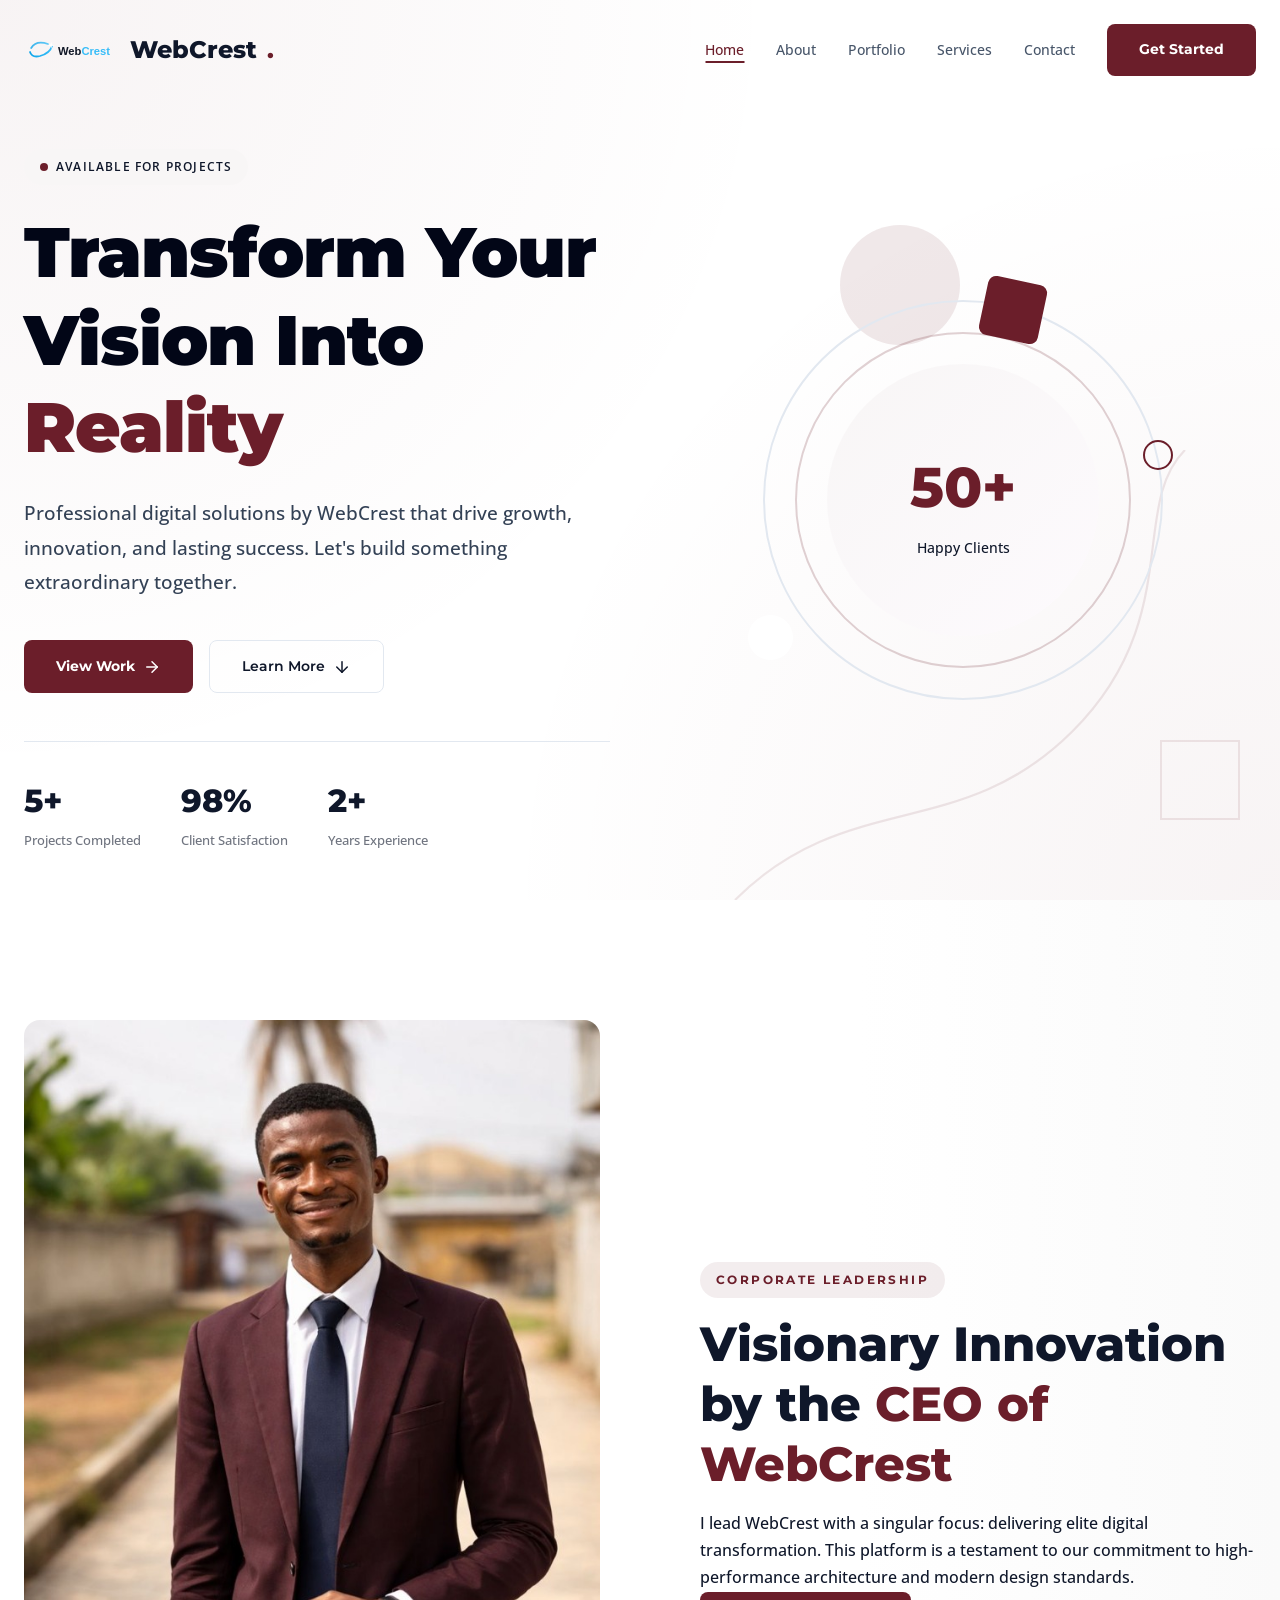
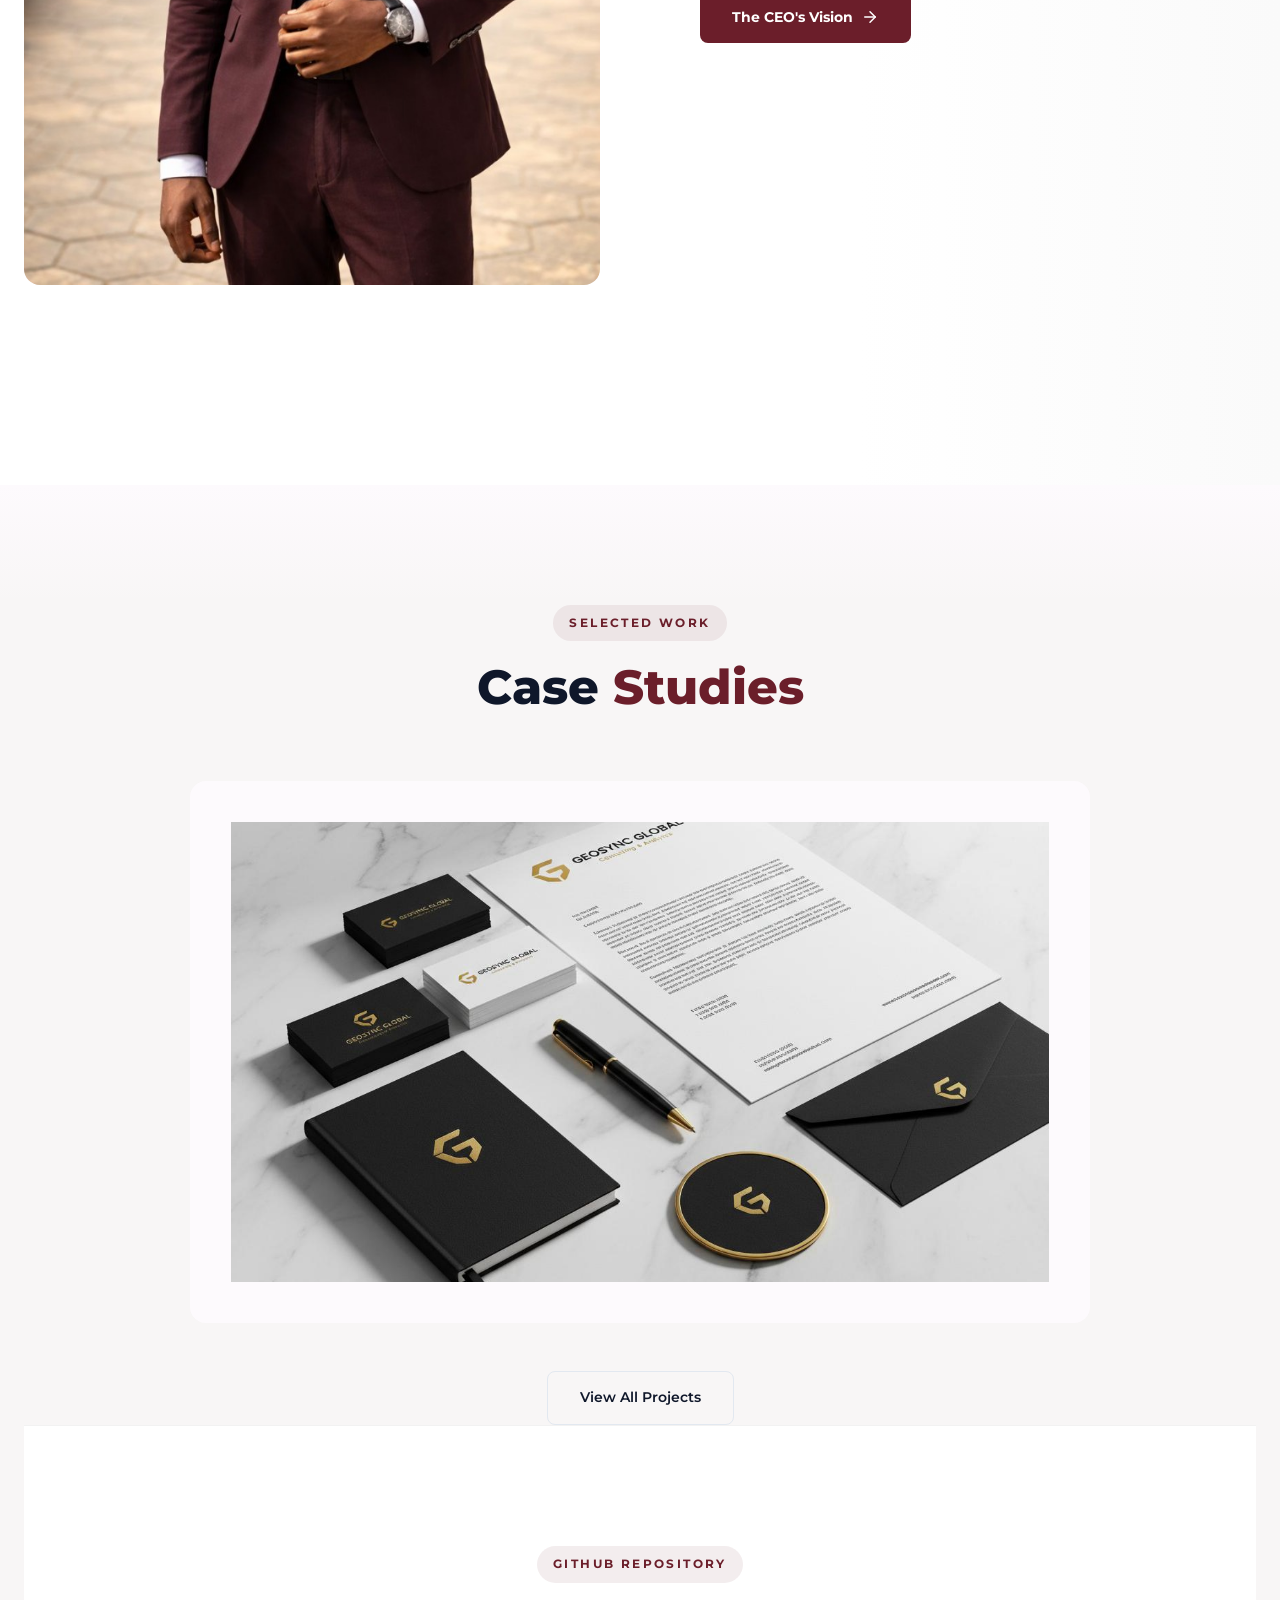
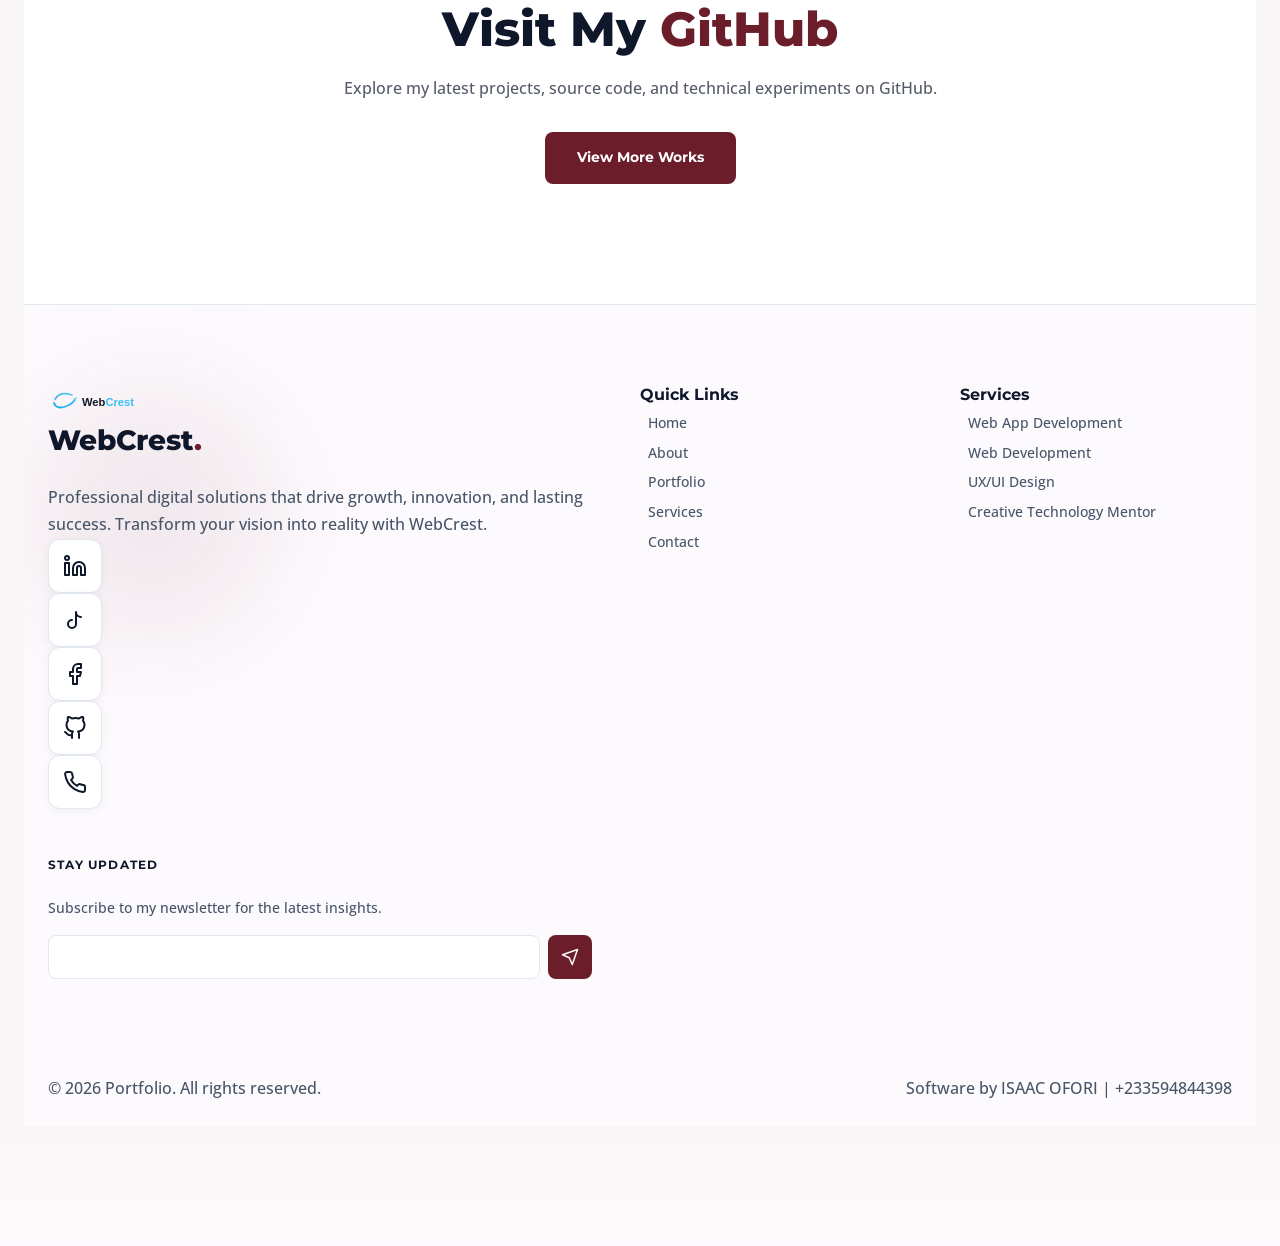
<file: index.html>
<!DOCTYPE html>
<html lang="en">

<head>
    <meta charset="UTF-8">
    <meta name="viewport" content="width=device-width, initial-scale=1.0">
    <title>WebCrest | Professional Digital Solutions</title>
    <link rel="preconnect" href="https://fonts.googleapis.com">
    <link rel="preconnect" href="https://fonts.gstatic.com" crossorigin>
    <link
        href="https://fonts.googleapis.com/css2?family=Montserrat:wght@100;200;300;400;500;600;700;800;900&family=Open+Sans:wght@300;400;500;600;700;800&display=swap"
        rel="stylesheet">
    <link rel="stylesheet" href="styles.css">
</head>

<body>
    <!-- Navigation -->
    <nav class="navbar" id="navbar">
        <div class="nav-container">
            <a href="index.html" class="logo">
                <img src="logo.svg" alt="WebCrest Logo" class="logo-img">
                WebCrest<span class="accent">.</span>
            </a>
            <button class="nav-toggle" id="navToggle" aria-label="Toggle menu">
                <span></span>
                <span></span>
                <span></span>
            </button>
            <ul class="nav-menu" id="navMenu">
                <li><a href="index.html" class="nav-link active">Home</a></li>
                <li><a href="about.html" class="nav-link">About</a></li>
                <li><a href="portfolio.html" class="nav-link">Portfolio</a></li>
                <li><a href="services.html" class="nav-link">Services</a></li>
                <li><a href="contact.html" class="nav-link">Contact</a></li>
                <li><a href="contact.html" class="btn-primary">Get Started</a></li>
            </ul>
        </div>
    </nav>

    <!-- Hero Section -->
    <section id="hero" class="hero">
        <div class="hero-shapes">
            <div class="shape circle-large"></div>
            <div class="shape circle-small"></div>
            <div class="shape rectangle"></div>
            <div class="shape dots"></div>
            <svg class="shape curved-line" viewBox="0 0 400 400" fill="none">
                <path d="M0 400C100 300 200 350 300 250C400 150 350 50 400 0" stroke="var(--color-accent)"
                    stroke-width="2" fill="none" />
            </svg>
        </div>
        <div class="container">
            <div class="hero-grid">
                <div class="hero-content">
                    <div class="availability-badge">
                        <span class="pulse-dot"></span>
                        <span>Available for Projects</span>
                    </div>
                    <h1 class="hero-title">
                        <span>Transform Your</span>
                        <span>Vision Into <span class="accent">Reality</span></span>
                    </h1>
                    <p class="hero-subtitle">Professional digital solutions by WebCrest that drive growth, innovation,
                        and lasting success. Let's build something extraordinary together.</p>
                    <div class="hero-buttons">
                        <a href="portfolio.html" class="btn-primary">
                            View Work
                            <svg width="18" height="18" viewBox="0 0 24 24" fill="none" stroke="currentColor"
                                stroke-width="2" stroke-linecap="round" stroke-linejoin="round">
                                <path d="M5 12h14" />
                                <path d="m12 5 7 7-7 7" />
                            </svg>
                        </a>
                        <a href="about.html" class="btn-secondary">
                            Learn More
                            <svg width="18" height="18" viewBox="0 0 24 24" fill="none" stroke="currentColor"
                                stroke-width="2" stroke-linecap="round" stroke-linejoin="round">
                                <path d="M12 5v14" />
                                <path d="m19 12-7 7-7-7" />
                            </svg>
                        </a>
                    </div>
                    <div class="hero-stats">
                        <div class="stat-item">
                            <div class="stat-number">5+</div>
                            <div class="stat-label">Projects Completed</div>
                        </div>
                        <div class="stat-item">
                            <div class="stat-number">98%</div>
                            <div class="stat-label">Client Satisfaction</div>
                        </div>
                        <div class="stat-item">
                            <div class="stat-number">2+</div>
                            <div class="stat-label">Years Experience</div>
                        </div>
                    </div>
                </div>
                <div class="hero-visual">
                    <div class="orbit-container">
                        <div class="orbit orbit-1"></div>
                        <div class="orbit orbit-2"></div>
                        <div class="center-card">
                            <div class="center-stat">50+</div>
                            <div class="center-label">Happy Clients</div>
                        </div>
                        <div class="floating-element fe-1"></div>
                        <div class="floating-element fe-2"></div>
                        <div class="floating-element fe-3"></div>
                    </div>
                </div>
            </div>
        </div>
    </section>

    <!-- Brief About Summary -->
    <section class="about section-padding">
        <div class="container">
            <div class="about-grid">
                <div class="about-image-wrapper scroll-animate-left">
                    <div class="about-image">
                        <img src="ceo-portrait.jpg" alt="CEO of WebCrest - Professional Portrait">
                    </div>
                </div>
                <div class="about-content">
                    <span class="section-label scroll-animate">Corporate Leadership</span>
                    <h2 class="section-title scroll-animate stagger-1">Visionary Innovation by the <span
                            class="accent">CEO of WebCrest</span></h2>
                    <p class="scroll-animate stagger-2">I lead WebCrest with a singular focus: delivering elite digital
                        transformation. This platform is a testament to our commitment to high-performance architecture
                        and modern design standards.</p>
                    <a href="about.html" class="btn-primary scroll-animate stagger-3">
                        The CEO's Vision
                        <svg width="18" height="18" viewBox="0 0 24 24" fill="none" stroke="currentColor"
                            stroke-width="2" stroke-linecap="round" stroke-linejoin="round">
                            <path d="M5 12h14" />
                            <path d="m12 5 7 7-7 7" />
                        </svg>
                    </a>
                </div>
            </div>
        </div>
    </section>

    <!-- Featured Portfolio -->
    <section class="portfolio section-padding" style="background: var(--color-neutral);">
        <div class="container">
            <div class="section-header">
                <span class="section-label">Selected Work</span>
                <h2 class="section-title">Case <span class="accent">Studies</span></h2>
            </div>
            <div class="portfolio-grid" style="grid-template-columns: 1fr;">
                <div class="portfolio-card featured scroll-animate-scale" style="max-width: 900px; margin: 0 auto;">
                    <div class="portfolio-image">
                        <img src="portfolio-branding.jpg" alt="WebCrest Marketing Ecosystem">
                        <div class="portfolio-overlay">
                            <h3>WebCrest Official Corporate Ecosystem</h3>
                            <a href="portfolio.html" class="portfolio-link">Explore the Build</a>
                        </div>
                    </div>
                </div>
            </div>
            <div class="text-center" style="margin-top: 40px;">
                <a href="portfolio.html" class="btn-secondary">View All Projects</a>
            </div>
    <!-- More Work CTA -->
    <section class="github-cta section-padding" style="border-top: 1px solid rgba(0,0,0,0.05);">
        <div class="container">
            <div class="text-center scroll-animate">
                <span class="section-label">GitHub Repository</span>
                <h2 class="section-title">Visit My <span class="accent">GitHub</span></h2>
                <p class="section-subtitle" style="max-width: 600px; margin: 0 auto 30px;">Explore my latest projects, source code, and technical experiments on GitHub.</p>
                <a href="https://github.com/ike2040" target="_blank" class="btn-primary">View More Works</a>
            </div>
        </div>
    </section>

    <!-- Footer -->
    <footer class="footer">
        <div class="footer-bg">
            <div class="gradient-orb orb-1"></div>
            <div class="gradient-orb orb-2"></div>
        </div>
        <div class="container">
            <div class="footer-grid">
                <div class="footer-brand scroll-animate">
                    <a href="index.html" class="footer-logo logo" style="font-size: 28px; margin-bottom: 20px;">
                        <img src="logo.svg" alt="WebCrest Logo" class="logo-img">
                        WebCrest<span class="accent">.</span>
                    </a>
                    <p class="footer-desc">Professional digital solutions that drive growth, innovation, and lasting
                        success. Transform your vision into reality with WebCrest.</p>
                    <div class="footer-social">
                        <a href="https://www.linkedin.com/search/results/all/?keywords=ISAAC%20OFORI" target="_blank"
                            class="social-link" title="LinkedIn"><svg width="18" height="18" viewBox="0 0 24 24"
                                fill="none" stroke="currentColor" stroke-width="2" stroke-linecap="round"
                                stroke-linejoin="round">
                                <path
                                    d="M16 8a6 6 0 0 1 6 6v7h-4v-7a2 2 0 0 0-2-2 2 2 0 0 0-2 2v7h-4v-7a6 6 0 0 1 6-6z" />
                                <rect width="4" height="12" x="2" y="9" />
                                <circle cx="4" cy="4" r="2" />
                            </svg></a>
                        <a href="https://www.tiktok.com/@isaacofori" target="_blank" class="social-link"
                            title="TikTok"><svg width="18" height="18" viewBox="0 0 24 24" fill="none"
                                stroke="currentColor" stroke-width="2" stroke-linecap="round" stroke-linejoin="round">
                                <path d="M9 12a4 4 0 1 0 4 4V4a5 5 0 0 0 5 5" />
                            </svg></a>
                        <a href="https://www.facebook.com/isaacofori.official" target="_blank" class="social-link"
                            title="Facebook"><svg width="18" height="18" viewBox="0 0 24 24" fill="none"
                                stroke="currentColor" stroke-width="2" stroke-linecap="round" stroke-linejoin="round">
                                <path d="M18 2h-3a5 5 0 0 0-5 5v3H7v4h3v8h4v-8h3l1-4h-4V7a1 1 0 0 1 1-1h3z" />
                            </svg></a>
                        <a href="https://github.com/ike2040" target="_blank" class="social-link" title="GitHub"><svg
                                width="18" height="18" viewBox="0 0 24 24" fill="none" stroke="currentColor"
                                stroke-width="2" stroke-linecap="round" stroke-linejoin="round">
                                <path
                                    d="M9 19c-5 1.5-5-2.5-7-3m14 6v-3.87a3.37 3.37 0 0 0-.94-2.61c3.14-.35 6.44-1.54 6.44-7A5.44 5.44 0 0 0 20 4.77 5.07 5.07 0 0 0 19.91 1S18.73.65 16 2.48a13.38 13.38 0 0 0-7 0C6.27.65 5.09 1 5.09 1A5.07 5.07 0 0 0 5 4.77a5.44 5.44 0 0 0-1.5 3.78c0 5.42 3.3 6.61 6.44 7A3.37 3.37 0 0 0 9 18.13V22">
                                </path>
                            </svg></a>
                        <a href="https://wa.me/233594844398" target="_blank" class="social-link" title="WhatsApp"><svg
                                width="18" height="18" viewBox="0 0 24 24" fill="none" stroke="currentColor"
                                stroke-width="2" stroke-linecap="round" stroke-linejoin="round">
                                <path
                                    d="M22 16.92v3a2 2 0 0 1-2.18 2 19.79 19.79 0 0 1-8.63-3.07 19.5 19.5 0 0 1-6-6 19.79 19.79 0 0 1-3.07-8.67A2 2 0 0 1 4.11 2h3a2 2 0 0 1 2 1.72 12.84 12.84 0 0 0 .7 2.81 2 2 0 0 1-.45 2.11L8.09 9.91a16 16 0 0 0 6 6l1.27-1.27a2 2 0 0 1 2.11-.45 12.84 12.84 0 0 0 2.81.7A2 2 0 0 1 22 16.92z" />
                            </svg></a>
                    </div>
                </div>
                <div class="footer-nav scroll-animate stagger-1">
                    <h4>Quick Links</h4>
                    <ul class="footer-links">
                        <li><a href="index.html">Home</a></li>
                        <li><a href="about.html">About</a></li>
                        <li><a href="portfolio.html">Portfolio</a></li>
                        <li><a href="services.html">Services</a></li>
                        <li><a href="contact.html">Contact</a></li>
                    </ul>
                </div>
                <div class="footer-services scroll-animate stagger-2">
                    <h4>Services</h4>
                    <ul class="footer-links">
                        <li><a href="services.html">Web App Development</a></li>
                        <li><a href="services.html">Web Development</a></li>
                        <li><a href="services.html">UX/UI Design</a></li>
                        <li><a href="services.html">Creative Technology Mentor</a></li>
                    </ul>
                </div>
                <div class="footer-newsletter scroll-animate stagger-3">
                    <h4>Stay Updated</h4>
                    <p>Subscribe to my newsletter for the latest insights.</p>
                    <form class="newsletter-form" id="newsletterForm" action="https://formspree.io/f/xojkbbpn" method="POST">
                        <input type="email" name="email" placeholder="Email Address" required>
                        <button type="submit">
                            <svg width="18" height="18" viewBox="0 0 24 24" fill="none" stroke="currentColor"
                                stroke-width="2" stroke-linecap="round" stroke-linejoin="round">
                                <path d="m22 2-7 20-4-9-9-4 20-7z" />
                            </svg>
                        </button>
                    </form>
                    <div class="subscribe-success" id="subscribeSuccess" style="display: none;">Successfully subscribed!
                    </div>
                </div>
            </div>
            <div class="footer-bottom">
                <p>&copy; 2026 Portfolio. All rights reserved.</p>
                <p class="credits">Software by ISAAC OFORI | +233594844398</p>
            </div>
        </div>
    </footer>

    <script src="script.js"></script>
</body>

</html>
</file>
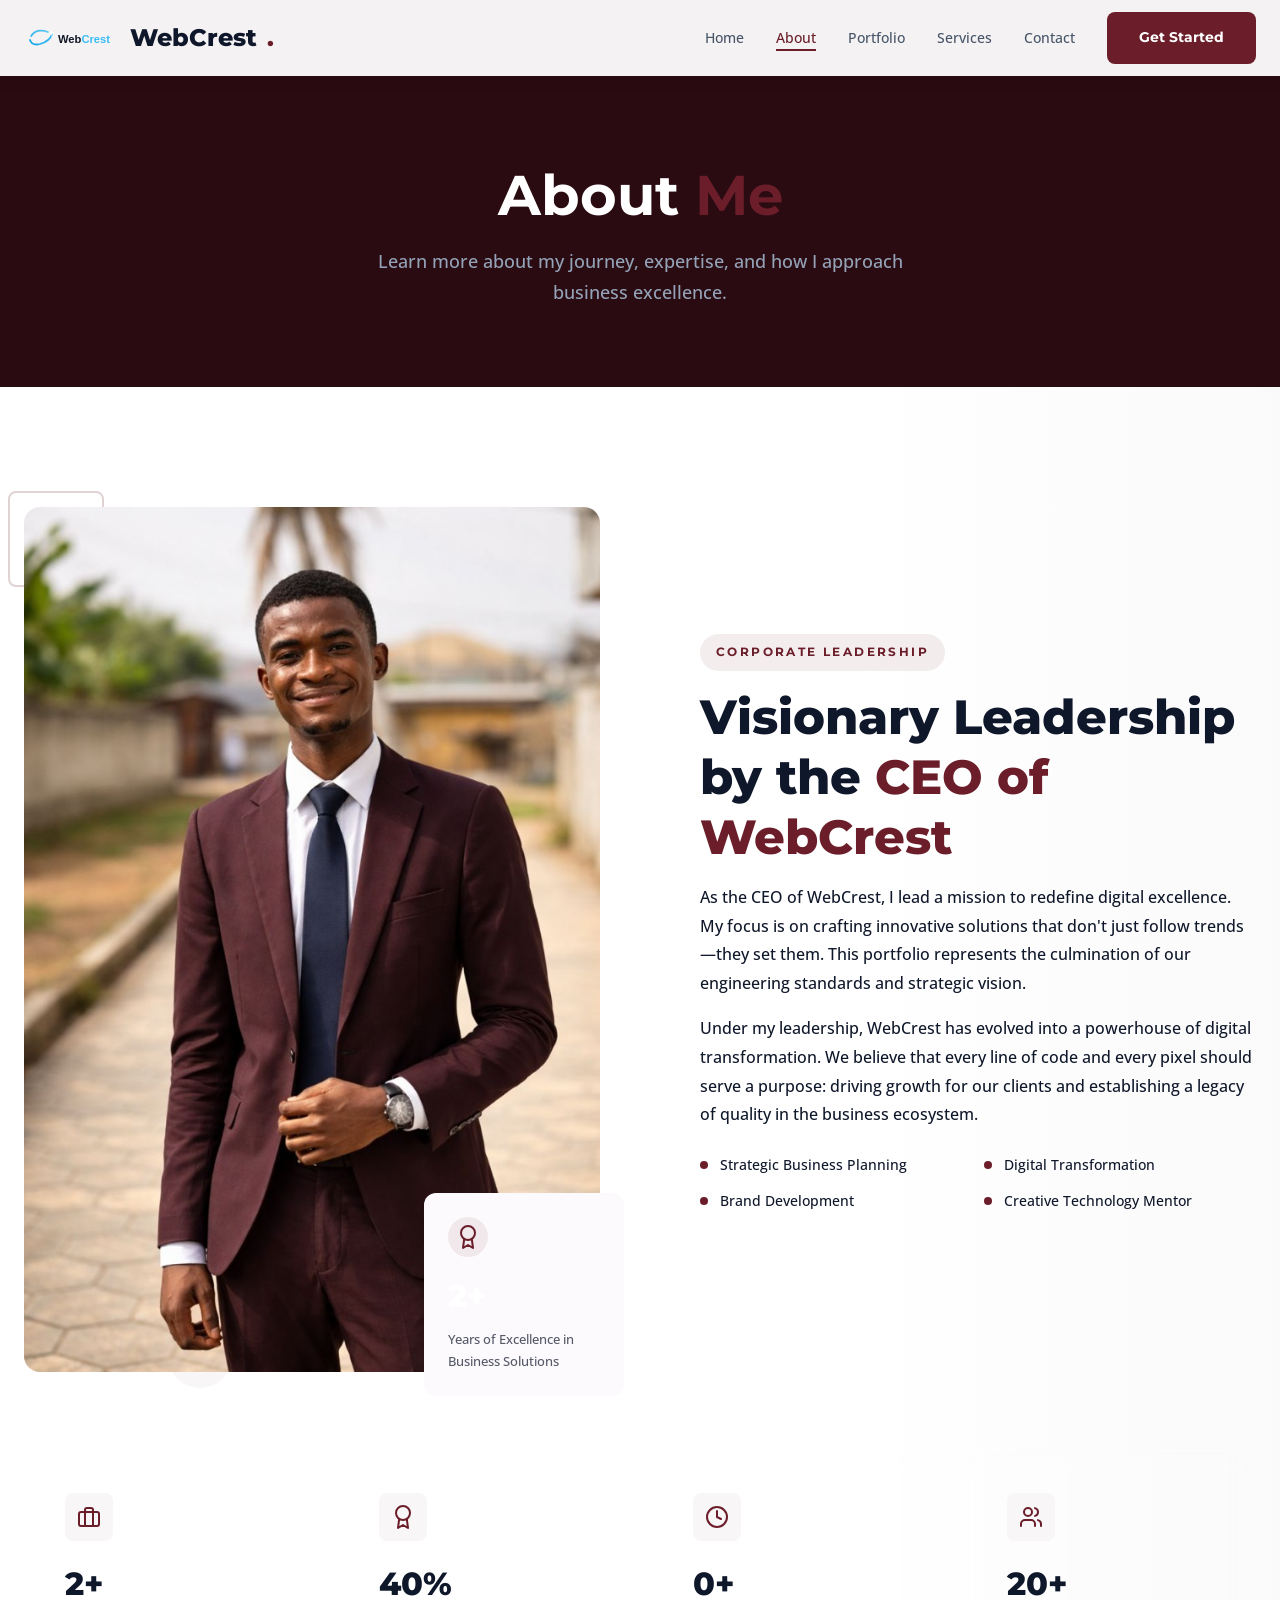
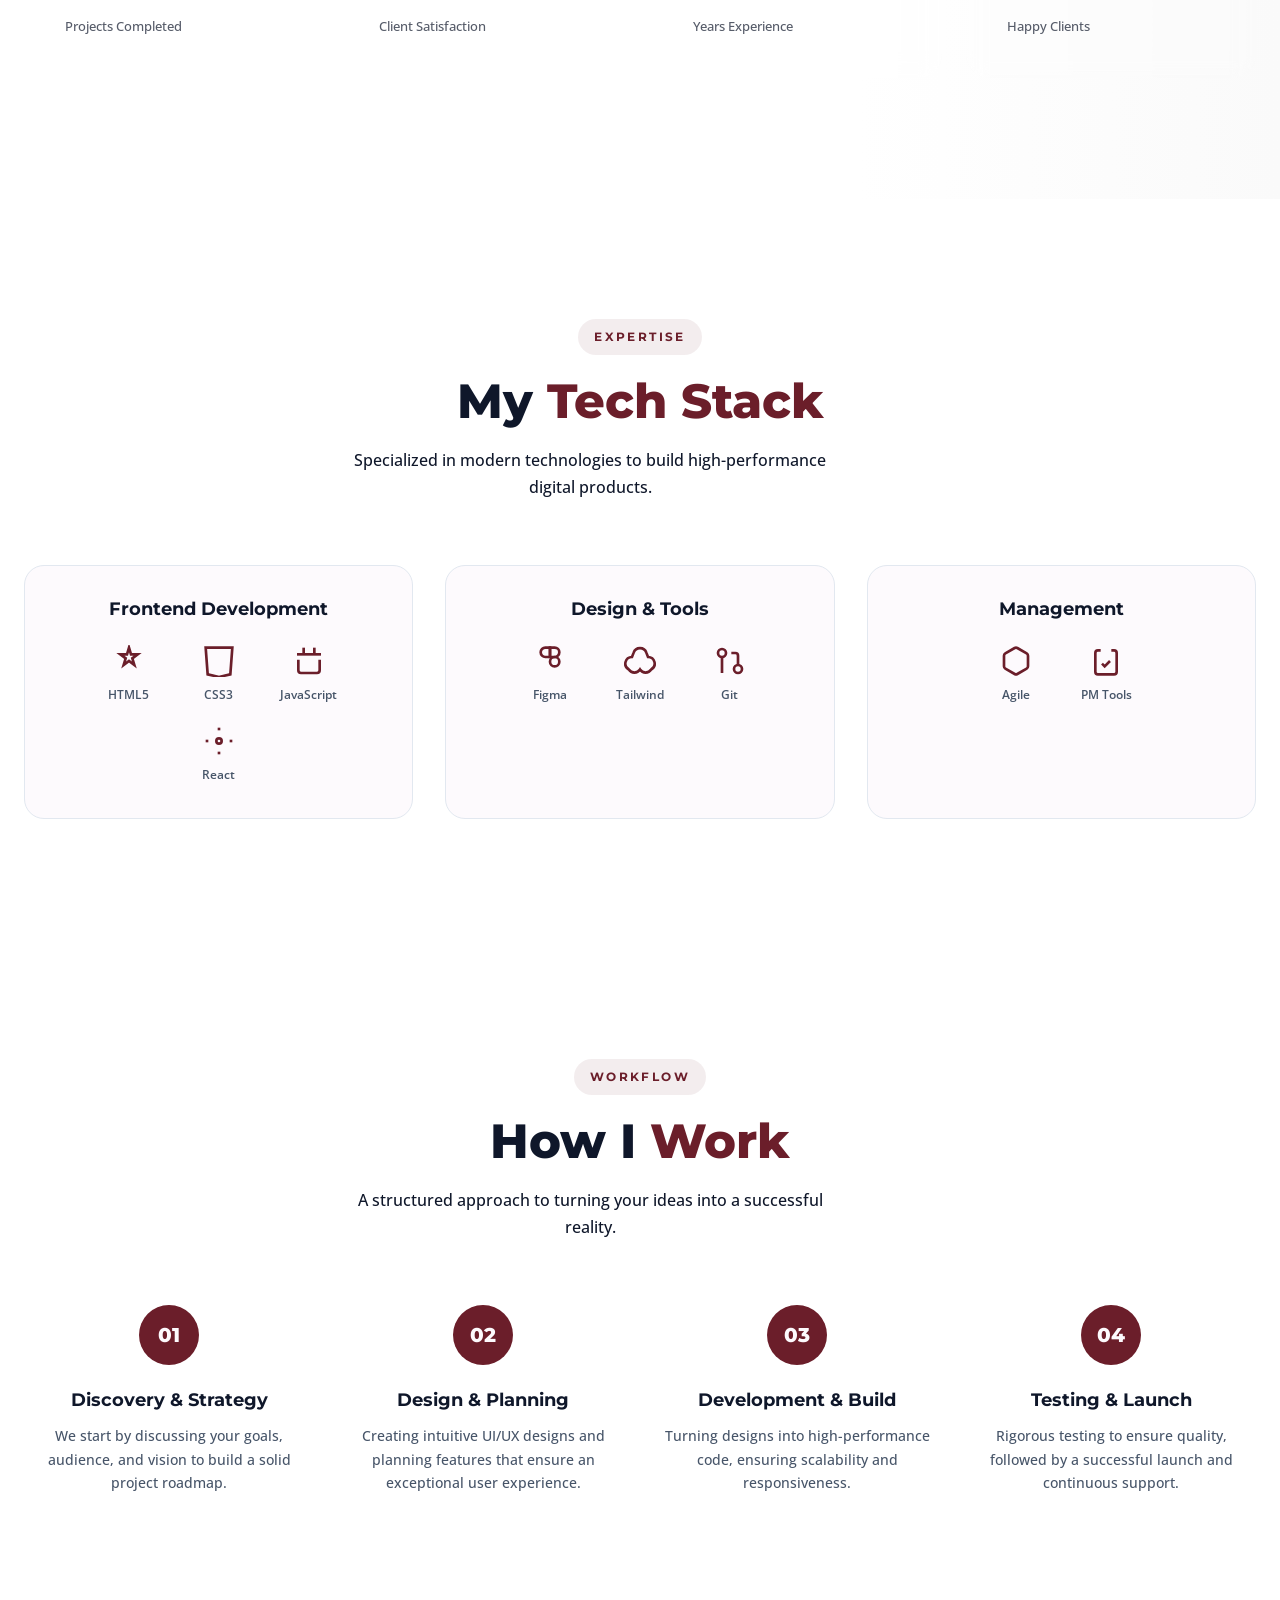
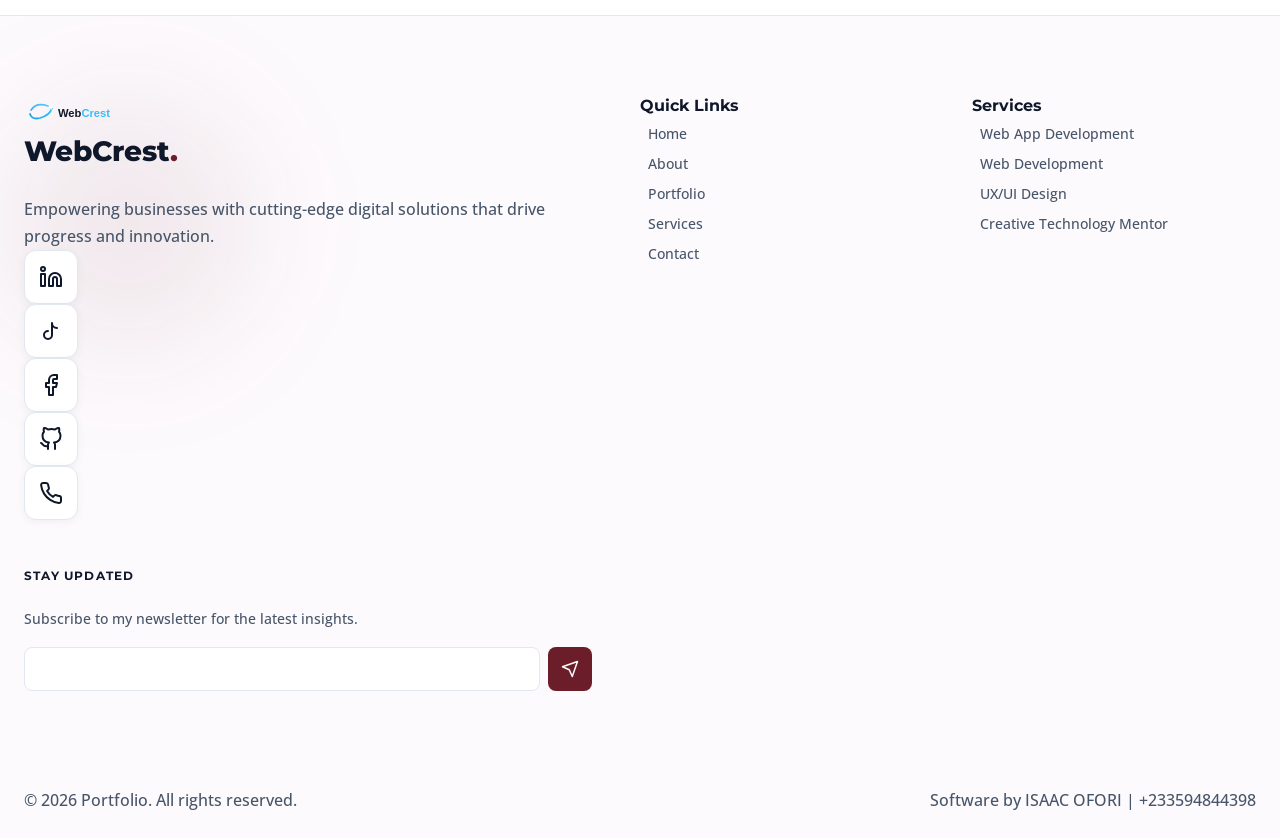
<file: about.html>
<!DOCTYPE html>
<html lang="en">

<head>
    <meta charset="UTF-8">
    <meta name="viewport" content="width=device-width, initial-scale=1.0">
    <title>About WebCrest | Digital Excellence</title>
    <link rel="preconnect" href="https://fonts.googleapis.com">
    <link rel="preconnect" href="https://fonts.gstatic.com" crossorigin>
    <link
        href="https://fonts.googleapis.com/css2?family=Montserrat:wght@100;200;300;400;500;600;700;800;900&family=Open+Sans:wght@300;400;500;600;700;800&display=swap"
        rel="stylesheet">
    <link rel="stylesheet" href="styles.css">
</head>

<body class="inner-page">
    <!-- Navigation -->
    <nav class="navbar" id="navbar">
        <div class="nav-container">
            <a href="index.html" class="logo">
                <img src="logo.svg" alt="WebCrest Logo" class="logo-img">
                WebCrest<span class="accent">.</span>
            </a>
            <button class="nav-toggle" id="navToggle" aria-label="Toggle menu">
                <span></span>
                <span></span>
                <span></span>
            </button>
            <ul class="nav-menu" id="navMenu">
                <li><a href="index.html" class="nav-link">Home</a></li>
                <li><a href="about.html" class="nav-link active">About</a></li>
                <li><a href="portfolio.html" class="nav-link">Portfolio</a></li>
                <li><a href="services.html" class="nav-link">Services</a></li>
                <li><a href="contact.html" class="nav-link">Contact</a></li>
                <li><a href="contact.html" class="btn-primary">Get Started</a></li>
            </ul>
        </div>
    </nav>

    <!-- Page Header -->
    <section class="page-header">
        <div class="container">
            <h1 class="scroll-animate">About <span class="accent">Me</span></h1>
            <p class="scroll-animate stagger-1">Learn more about my journey, expertise, and how I approach business
                excellence.</p>
        </div>
    </section>

    <!-- About Section -->
    <section id="about" class="about">
        <div class="container">
            <div class="about-grid">
                <div class="about-image-wrapper scroll-animate-left">
                    <div class="about-image">
                        <img src="ceo-portrait.jpg" alt="CEO of WebCrest - Professional Portrait">
                        <div class="experience-card">
                            <div class="exp-icon">
                                <svg width="24" height="24" viewBox="0 0 24 24" fill="none" stroke="currentColor"
                                    stroke-width="2" stroke-linecap="round" stroke-linejoin="round">
                                    <circle cx="12" cy="8" r="7" />
                                    <polyline points="8.21 13.89 7 23 12 20 17 23 15.79 13.88" />
                                </svg>
                            </div>
                            <div class="exp-number">2+</div>
                            <div class="exp-text">Years of Excellence in Business Solutions</div>
                        </div>
                        <div class="deco-square"></div>
                        <div class="deco-circle"></div>
                    </div>
                </div>
                <div class="about-content">
                    <span class="section-label scroll-animate">Corporate Leadership</span>
                    <h2 class="section-title scroll-animate stagger-1">Visionary Leadership by the <span
                            class="accent">CEO of WebCrest</span></h2>
                    <div class="about-text">
                        <p class="scroll-animate stagger-2">As the CEO of WebCrest, I lead a mission to redefine digital
                            excellence. My focus is on crafting innovative solutions that don't just follow trends—they
                            set them. This portfolio represents the culmination of our engineering standards and
                            strategic vision.</p>
                        <p class="scroll-animate stagger-3">Under my leadership, WebCrest has evolved into a powerhouse
                            of digital transformation. We believe that every line of code and every pixel should serve a
                            purpose: driving growth for our clients and establishing a legacy of quality in the business
                            ecosystem.</p>
                    </div>
                    <div class="about-features scroll-animate stagger-4">
                        <div class="feature-item">
                            <span class="feature-dot"></span>
                            <span>Strategic Business Planning</span>
                        </div>
                        <div class="feature-item">
                            <span class="feature-dot"></span>
                            <span>Digital Transformation</span>
                        </div>
                        <div class="feature-item">
                            <span class="feature-dot"></span>
                            <span>Brand Development</span>
                        </div>
                        <div class="feature-item">
                            <span class="feature-dot"></span>
                            <span>Creative Technology Mentor</span>
                        </div>
                    </div>
                </div>
            </div>
            <div class="stats-grid">
                <div class="stat-card scroll-animate-scale stagger-1">
                    <div class="stat-card-icon">
                        <svg width="24" height="24" viewBox="0 0 24 24" fill="none" stroke="currentColor"
                            stroke-width="2" stroke-linecap="round" stroke-linejoin="round">
                            <rect width="20" height="14" x="2" y="7" rx="2" ry="2" />
                            <path d="M16 21V5a2 2 0 0 0-2-2h-4a2 2 0 0 0-2 2v16" />
                        </svg>
                    </div>
                    <div class="stat-card-number" data-target="5">0</div>
                    <div class="stat-card-label">Projects Completed</div>
                </div>
                <div class="stat-card scroll-animate-scale stagger-2">
                    <div class="stat-card-icon">
                        <svg width="24" height="24" viewBox="0 0 24 24" fill="none" stroke="currentColor"
                            stroke-width="2" stroke-linecap="round" stroke-linejoin="round">
                            <circle cx="12" cy="8" r="7" />
                            <polyline points="8.21 13.89 7 23 12 20 17 23 15.79 13.88" />
                        </svg>
                    </div>
                    <div class="stat-card-number" data-target="98" data-suffix="%">0</div>
                    <div class="stat-card-label">Client Satisfaction</div>
                </div>
                <div class="stat-card scroll-animate-scale stagger-3">
                    <div class="stat-card-icon">
                        <svg width="24" height="24" viewBox="0 0 24 24" fill="none" stroke="currentColor"
                            stroke-width="2" stroke-linecap="round" stroke-linejoin="round">
                            <circle cx="12" cy="12" r="10" />
                            <polyline points="12 6 12 12 16 14" />
                        </svg>
                    </div>
                    <div class="stat-card-number" data-target="2">0</div>
                    <div class="stat-card-label">Years Experience</div>
                </div>
                <div class="stat-card scroll-animate-scale stagger-4">
                    <div class="stat-card-icon">
                        <svg width="24" height="24" viewBox="0 0 24 24" fill="none" stroke="currentColor"
                            stroke-width="2" stroke-linecap="round" stroke-linejoin="round">
                            <path d="M16 21v-2a4 4 0 0 0-4-4H6a4 4 0 0 0-4 4v2" />
                            <circle cx="9" cy="7" r="4" />
                            <path d="M22 21v-2a4 4 0 0 0-3-3.87" />
                            <path d="M16 3.13a4 4 0 0 1 0 7.75" />
                        </svg>
                    </div>
                    <div class="stat-card-number" data-target="50">0</div>
                    <div class="stat-card-label">Happy Clients</div>
                </div>
            </div>
        </div>
    </section>

    <!-- Tech Stack Section -->
    <section class="tech-stack section-padding">
        <div class="container">
            <div class="section-header text-center">
                <span class="section-label scroll-animate">Expertise</span>
                <h2 class="section-title scroll-animate stagger-1">My <span class="accent">Tech Stack</span></h2>
                <p class="section-subtitle scroll-animate stagger-2">Specialized in modern technologies to build
                    high-performance digital products.</p>
            </div>
            <div class="tech-grid">
                <!-- Frontend -->
                <div class="tech-category scroll-animate stagger-1">
                    <h3>Frontend Development</h3>
                    <div class="tech-icons">
                        <div class="tech-item" title="HTML5"><svg width="32" height="32" viewBox="0 0 24 24" fill="none"
                                stroke="currentColor" stroke-width="2">
                                <path d="M12 2l1.5 5h5l-4 3 1.5 5-4-3-4 3 1.5-5-4-3h5z" />
                            </svg><span>HTML5</span></div>
                        <div class="tech-item" title="CSS3"><svg width="32" height="32" viewBox="0 0 24 24" fill="none"
                                stroke="currentColor" stroke-width="2">
                                <path d="M2 2l1.5 20 8.5 2 8.5-2 1.5-20h-17z" />
                            </svg><span>CSS3</span></div>
                        <div class="tech-item" title="JavaScript"><svg width="32" height="32" viewBox="0 0 24 24"
                                fill="none" stroke="currentColor" stroke-width="2">
                                <path d="M4 11v8a2 2 0 0 0 2 2h12a2 2 0 0 0 2-2v-8" />
                                <path d="M16 2v4" />
                                <path d="M8 2v4" />
                                <path d="M3 7h18" />
                            </svg><span>JavaScript</span></div>
                        <div class="tech-item" title="React"><svg width="32" height="32" viewBox="0 0 24 24" fill="none"
                                stroke="currentColor" stroke-width="2">
                                <circle cx="12" cy="12" r="2" />
                                <path d="M12 2v2" />
                                <path d="M12 20v2" />
                                <path d="M20 12h2" />
                                <path d="M2 12h2" />
                            </svg><span>React</span></div>
                    </div>
                </div>
                <!-- UI/UX & Design -->
                <div class="tech-category scroll-animate stagger-2">
                    <h3>Design & Tools</h3>
                    <div class="tech-icons">
                        <div class="tech-item" title="Figma"><svg width="32" height="32" viewBox="0 0 24 24" fill="none"
                                stroke="currentColor" stroke-width="2">
                                <path d="M5 5.5A3.5 3.5 0 0 1 8.5 2H12v7H8.5A3.5 3.5 0 0 1 5 5.5z" />
                                <path d="M12 2h3.5A3.5 3.5 0 0 1 19 5.5a3.5 3.5 0 0 1-3.5 3.5H12V2z" />
                                <path d="M12 12.5a3.5 3.5 0 1 1 7 0 3.5 3.5 0 1 1-7 0z" />
                            </svg><span>Figma</span></div>
                        <div class="tech-item" title="Tailwind CSS"><svg width="32" height="32" viewBox="0 0 24 24"
                                fill="none" stroke="currentColor" stroke-width="2">
                                <path
                                    d="M20.39 18.39A5 5 0 0 0 18 9l-1.25-3.25a5 5 0 0 0-9.5 0L6 9A5 5 0 0 0 3.61 18.39a5 5 0 0 0 8.39 0 5 5 0 0 0 8.39 0z" />
                            </svg><span>Tailwind</span></div>
                        <div class="tech-item" title="Git"><svg width="32" height="32" viewBox="0 0 24 24" fill="none"
                                stroke="currentColor" stroke-width="2">
                                <circle cx="18" cy="18" r="3" />
                                <circle cx="6" cy="6" r="3" />
                                <path d="M13 6h3a2 2 0 0 1 2 2v7" />
                                <line x1="6" y1="9" x2="6" y2="21" />
                            </svg><span>Git</span></div>
                    </div>
                </div>
                <!-- Management -->
                <div class="tech-category scroll-animate stagger-3">
                    <h3>Management</h3>
                    <div class="tech-icons">
                        <div class="tech-item" title="Agile"><svg width="32" height="32" viewBox="0 0 24 24" fill="none"
                                stroke="currentColor" stroke-width="2">
                                <path
                                    d="M21 16V8a2 2 0 0 0-1-1.73l-7-4a2 2 0 0 0-2 0l-7 4A2 2 0 0 0 3 8v8a2 2 0 0 0 1 1.73l7 4a2 2 0 0 0 2 0l7-4A2 2 0 0 0 21 16z" />
                            </svg><span>Agile</span></div>
                        <div class="tech-item" title="PM Tools"><svg width="32" height="32" viewBox="0 0 24 24"
                                fill="none" stroke="currentColor" stroke-width="2">
                                <path d="M16 4h2a2 2 0 0 1 2 2v14a2 2 0 0 1-2 2H6a2 2 0 0 1-2-2V6a2 2 0 0 1 2-2h2" />
                                <path d="m9 14 2 2 4-4" />
                            </svg><span>PM Tools</span></div>
                    </div>
                </div>
            </div>
        </div>
    </section>

    <!-- My Process Section -->
    <section class="process section-padding">
        <div class="container">
            <div class="section-header text-center">
                <span class="section-label scroll-animate">Workflow</span>
                <h2 class="section-title scroll-animate stagger-1">How I <span class="accent">Work</span></h2>
                <p class="section-subtitle scroll-animate stagger-2">A structured approach to turning your ideas into a
                    successful reality.</p>
            </div>
            <div class="process-steps">
                <div class="process-step scroll-animate-left stagger-1">
                    <div class="step-number">01</div>
                    <div class="step-content">
                        <h3>Discovery & Strategy</h3>
                        <p>We start by discussing your goals, audience, and vision to build a solid project roadmap.</p>
                    </div>
                </div>
                <div class="process-step scroll-animate-left stagger-2">
                    <div class="step-number">02</div>
                    <div class="step-content">
                        <h3>Design & Planning</h3>
                        <p>Creating intuitive UI/UX designs and planning features that ensure an exceptional user
                            experience.</p>
                    </div>
                </div>
                <div class="process-step scroll-animate-left stagger-3">
                    <div class="step-number">03</div>
                    <div class="step-content">
                        <h3>Development & Build</h3>
                        <p>Turning designs into high-performance code, ensuring scalability and responsiveness.</p>
                    </div>
                </div>
                <div class="process-step scroll-animate-left stagger-4">
                    <div class="step-number">04</div>
                    <div class="step-content">
                        <h3>Testing & Launch</h3>
                        <p>Rigorous testing to ensure quality, followed by a successful launch and continuous support.
                        </p>
                    </div>
                </div>
            </div>
        </div>
    </section>

    <!-- Footer -->
    <footer class="footer">
        <div class="footer-bg">
            <div class="gradient-orb orb-1"></div>
            <div class="gradient-orb orb-2"></div>
        </div>
        <div class="container">
            <div class="footer-grid">
                <div class="footer-brand scroll-animate">
                    <a href="index.html" class="footer-logo logo" style="font-size: 28px; margin-bottom: 20px;">
                        <img src="logo.svg" alt="WebCrest Logo" class="logo-img">
                        WebCrest<span class="accent">.</span>
                    </a>
                    <p class="footer-desc">Empowering businesses with cutting-edge digital solutions that drive progress
                        and innovation.</p>
                    <div class="footer-social">
                        <a href="https://www.linkedin.com/search/results/all/?keywords=ISAAC%20OFORI" target="_blank"
                            class="social-link" title="LinkedIn"><svg width="18" height="18" viewBox="0 0 24 24"
                                fill="none" stroke="currentColor" stroke-width="2" stroke-linecap="round"
                                stroke-linejoin="round">
                                <path
                                    d="M16 8a6 6 0 0 1 6 6v7h-4v-7a2 2 0 0 0-2-2 2 2 0 0 0-2 2v7h-4v-7a6 6 0 0 1 6-6z" />
                                <rect width="4" height="12" x="2" y="9" />
                                <circle cx="4" cy="4" r="2" />
                            </svg></a>
                        <a href="https://www.tiktok.com/@isaacofori" target="_blank" class="social-link"
                            title="TikTok"><svg width="18" height="18" viewBox="0 0 24 24" fill="none"
                                stroke="currentColor" stroke-width="2" stroke-linecap="round" stroke-linejoin="round">
                                <path d="M9 12a4 4 0 1 0 4 4V4a5 5 0 0 0 5 5" />
                            </svg></a>
                        <a href="https://www.facebook.com/isaacofori.official" target="_blank" class="social-link"
                            title="Facebook"><svg width="18" height="18" viewBox="0 0 24 24" fill="none"
                                stroke="currentColor" stroke-width="2" stroke-linecap="round" stroke-linejoin="round">
                                <path d="M18 2h-3a5 5 0 0 0-5 5v3H7v4h3v8h4v-8h3l1-4h-4V7a1 1 0 0 1 1-1h3z" />
                            </svg></a>
                        <a href="https://github.com/ike2040" target="_blank" class="social-link" title="GitHub"><svg
                                width="18" height="18" viewBox="0 0 24 24" fill="none" stroke="currentColor"
                                stroke-width="2" stroke-linecap="round" stroke-linejoin="round">
                                <path
                                    d="M9 19c-5 1.5-5-2.5-7-3m14 6v-3.87a3.37 3.37 0 0 0-.94-2.61c3.14-.35 6.44-1.54 6.44-7A5.44 5.44 0 0 0 20 4.77 5.07 5.07 0 0 0 19.91 1S18.73.65 16 2.48a13.38 13.38 0 0 0-7 0C6.27.65 5.09 1 5.09 1A5.07 5.07 0 0 0 5 4.77a5.44 5.44 0 0 0-1.5 3.78c0 5.42 3.3 6.61 6.44 7A3.37 3.37 0 0 0 9 18.13V22">
                                </path>
                            </svg></a>
                        <a href="https://wa.me/233594844398" target="_blank" class="social-link" title="WhatsApp"><svg
                                width="18" height="18" viewBox="0 0 24 24" fill="none" stroke="currentColor"
                                stroke-width="2" stroke-linecap="round" stroke-linejoin="round">
                                <path
                                    d="M22 16.92v3a2 2 0 0 1-2.18 2 19.79 19.79 0 0 1-8.63-3.07 19.5 19.5 0 0 1-6-6 19.79 19.79 0 0 1-3.07-8.67A2 2 0 0 1 4.11 2h3a2 2 0 0 1 2 1.72 12.84 12.84 0 0 0 .7 2.81 2 2 0 0 1-.45 2.11L8.09 9.91a16 16 0 0 0 6 6l1.27-1.27a2 2 0 0 1 2.11-.45 12.84 12.84 0 0 0 2.81.7A2 2 0 0 1 22 16.92z" />
                            </svg></a>
                    </div>
                </div>
                <div class="footer-nav scroll-animate stagger-1">
                    <h4>Quick Links</h4>
                    <ul class="footer-links">
                        <li><a href="index.html">Home</a></li>
                        <li><a href="about.html">About</a></li>
                        <li><a href="portfolio.html">Portfolio</a></li>
                        <li><a href="services.html">Services</a></li>
                        <li><a href="contact.html">Contact</a></li>
                    </ul>
                </div>
                <div class="footer-services scroll-animate stagger-2">
                    <h4>Services</h4>
                    <ul class="footer-links">
                        <li><a href="services.html">Web App Development</a></li>
                        <li><a href="services.html">Web Development</a></li>
                        <li><a href="services.html">UX/UI Design</a></li>
                        <li><a href="services.html">Creative Technology Mentor</a></li>
                    </ul>
                </div>
                <div class="footer-newsletter scroll-animate stagger-3">
                    <h4>Stay Updated</h4>
                    <p>Subscribe to my newsletter for the latest insights.</p>
                    <form class="newsletter-form" id="newsletterForm" action="https://formspree.io/f/xojkbbpn" method="POST">
                        <input type="email" name="email" placeholder="Email Address" required>
                        <button type="submit">
                            <svg width="18" height="18" viewBox="0 0 24 24" fill="none" stroke="currentColor"
                                stroke-width="2" stroke-linecap="round" stroke-linejoin="round">
                                <path d="m22 2-7 20-4-9-9-4 20-7z" />
                            </svg>
                        </button>
                    </form>
                    <div class="subscribe-success" id="subscribeSuccess" style="display: none;">Successfully subscribed!
                    </div>
                </div>
            </div>
            <div class="footer-bottom">
                <p>&copy; 2026 Portfolio. All rights reserved.</p>
                <p class="credits">Software by ISAAC OFORI | +233594844398</p>
            </div>
        </div>
    </footer>

    <script src="script.js"></script>
</body>

</html>
</file>
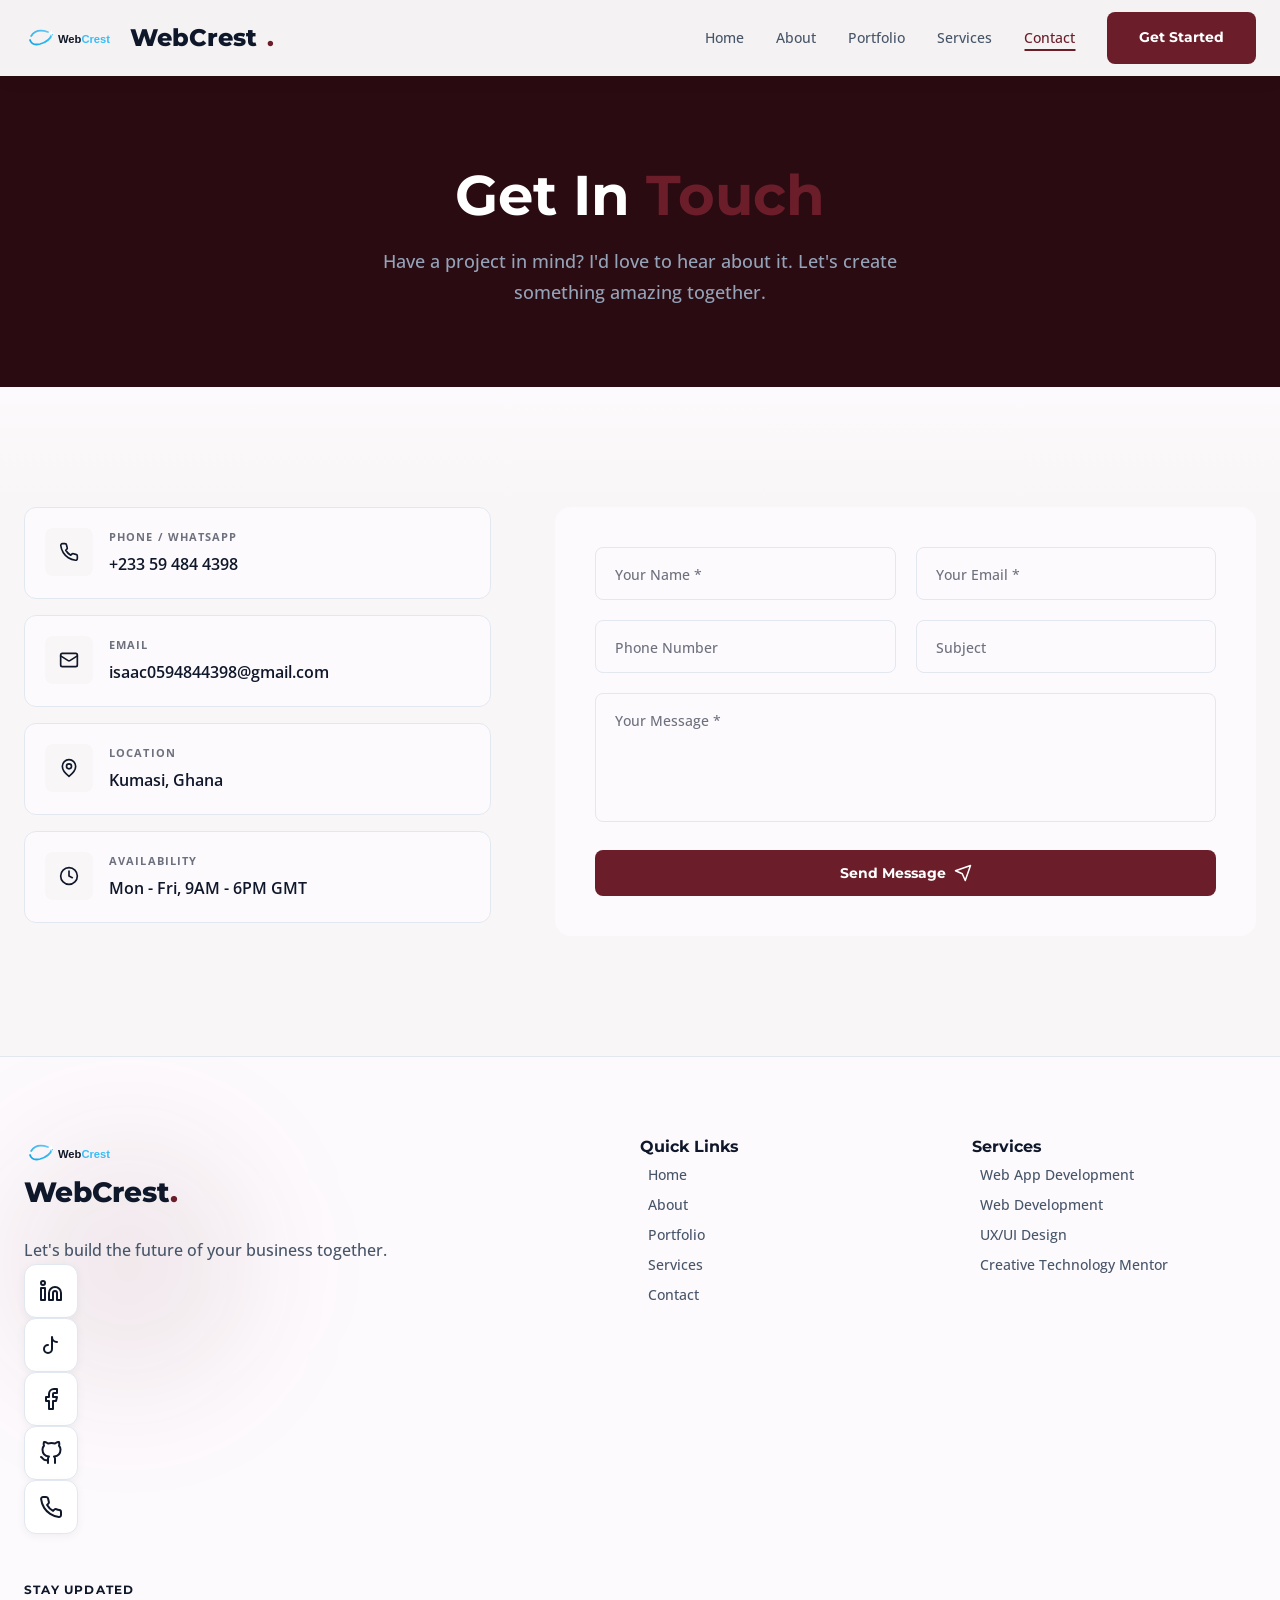
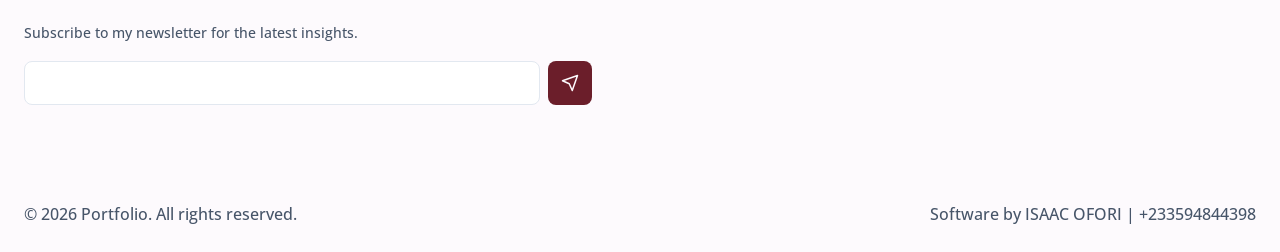
<file: contact.html>
<!DOCTYPE html>
<html lang="en">

<head>
    <meta charset="UTF-8">
    <meta name="viewport" content="width=device-width, initial-scale=1.0">
    <title>Contact WebCrest | Start Your Project</title>
    <link rel="preconnect" href="https://fonts.googleapis.com">
    <link rel="preconnect" href="https://fonts.gstatic.com" crossorigin>
    <link
        href="https://fonts.googleapis.com/css2?family=Montserrat:wght@100;200;300;400;500;600;700;800;900&family=Open+Sans:wght@300;400;500;600;700;800&display=swap"
        rel="stylesheet">
    <link rel="stylesheet" href="styles.css">
</head>

<body class="inner-page">
    <!-- Navigation -->
    <nav class="navbar" id="navbar">
        <div class="nav-container">
            <a href="index.html" class="logo">
                <img src="logo.svg" alt="WebCrest Logo" class="logo-img">
                WebCrest<span class="accent">.</span>
            </a>
            <button class="nav-toggle" id="navToggle" aria-label="Toggle menu">
                <span></span>
                <span></span>
                <span></span>
            </button>
            <ul class="nav-menu" id="navMenu">
                <li><a href="index.html" class="nav-link">Home</a></li>
                <li><a href="about.html" class="nav-link">About</a></li>
                <li><a href="portfolio.html" class="nav-link">Portfolio</a></li>
                <li><a href="services.html" class="nav-link">Services</a></li>
                <li><a href="contact.html" class="nav-link active">Contact</a></li>
                <li><a href="contact.html" class="btn-primary">Get Started</a></li>
            </ul>
        </div>
    </nav>

    <!-- Page Header -->
    <section class="page-header">
        <div class="container">
            <h1 class="scroll-animate">Get In <span class="accent">Touch</span></h1>
            <p class="scroll-animate stagger-1">Have a project in mind? I'd love to hear about it. Let's create
                something amazing together.</p>
        </div>
    </section>

    <!-- Contact Section -->
    <section id="contact" class="contact">
        <div class="contact-bg">
            <div class="gradient-top"></div>
            <svg class="map-pattern" viewBox="0 0 400 400" fill="none">
                <circle cx="200" cy="200" r="150" stroke="rgba(0,0,0,0.05)" stroke-width="1" />
                <circle cx="200" cy="200" r="100" stroke="rgba(0,0,0,0.05)" stroke-width="1" />
                <circle cx="200" cy="200" r="50" stroke="var(--color-accent)" stroke-width="2" />
                <line x1="200" y1="50" x2="200" y2="350" stroke="rgba(0,0,0,0.05)" stroke-width="1" />
                <line x1="50" y1="200" x2="350" y2="200" stroke="rgba(0,0,0,0.05)" stroke-width="1" />
            </svg>
        </div>
        <div class="container">
            <div class="contact-grid">
                <div class="contact-info">
                    <a href="tel:+233594844398" class="info-card scroll-animate-left stagger-1">
                        <div class="info-icon">
                            <svg width="20" height="20" viewBox="0 0 24 24" fill="none" stroke="currentColor"
                                stroke-width="2" stroke-linecap="round" stroke-linejoin="round">
                                <path
                                    d="M22 16.92v3a2 2 0 0 1-2.18 2 19.79 19.79 0 0 1-8.63-3.07 19.5 19.5 0 0 1-6-6 19.79 19.79 0 0 1-3.07-8.67A2 2 0 0 1 4.11 2h3a2 2 0 0 1 2 1.72 12.84 12.84 0 0 0 .7 2.81 2 2 0 0 1-.45 2.11L8.09 9.91a16 16 0 0 0 6 6l1.27-1.27a2 2 0 0 1 2.11-.45 12.84 12.84 0 0 0 2.81.7A2 2 0 0 1 22 16.92z" />
                            </svg>
                        </div>
                        <div class="info-content">
                            <span class="info-label">Phone / WhatsApp</span>
                            <span class="info-value">+233 59 484 4398</span>
                        </div>
                    </a>
                    <a href="mailto:isaac0594844398@gmail.com" class="info-card scroll-animate-left stagger-2">
                        <div class="info-icon">
                            <svg width="20" height="20" viewBox="0 0 24 24" fill="none" stroke="currentColor"
                                stroke-width="2" stroke-linecap="round" stroke-linejoin="round">
                                <rect width="20" height="16" x="2" y="4" rx="2" />
                                <path d="m22 7-8.97 5.7a1.94 1.94 0 0 1-2.06 0L2 7" />
                            </svg>
                        </div>
                        <div class="info-content">
                            <span class="info-label">Email</span>
                            <span class="info-value">isaac0594844398@gmail.com</span>
                        </div>
                    </a>
                    <div class="info-card scroll-animate-left stagger-3">
                        <div class="info-icon">
                            <svg width="20" height="20" viewBox="0 0 24 24" fill="none" stroke="currentColor"
                                stroke-width="2" stroke-linecap="round" stroke-linejoin="round">
                                <path d="M20 10c0 6-8 12-8 12s-8-6-8-12a8 8 0 0 1 16 0Z" />
                                <circle cx="12" cy="10" r="3" />
                            </svg>
                        </div>
                        <div class="info-content">
                            <span class="info-label">Location</span>
                            <span class="info-value">Kumasi, Ghana</span>
                        </div>
                    </div>
                    <div class="info-card scroll-animate-left stagger-4">
                        <div class="info-icon">
                            <svg width="20" height="20" viewBox="0 0 24 24" fill="none" stroke="currentColor"
                                stroke-width="2" stroke-linecap="round" stroke-linejoin="round">
                                <circle cx="12" cy="12" r="10" />
                                <polyline points="12 6 12 12 16 14" />
                            </svg>
                        </div>
                        <div class="info-content">
                            <span class="info-label">Availability</span>
                            <span class="info-value">Mon - Fri, 9AM - 6PM GMT</span>
                        </div>
                    </div>
                </div>
                <div class="contact-form-wrapper scroll-animate-right stagger-2">
                    <form class="contact-form" id="contactForm" action="https://formspree.io/f/xojkbbpn" method="POST">
                        <div class="form-row">
                            <div class="form-group">
                                <input type="text" id="name" name="name" required placeholder=" ">
                                <label for="name">Your Name *</label>
                            </div>
                            <div class="form-group">
                                <input type="email" id="email" name="email" required placeholder=" ">
                                <label for="email">Your Email *</label>
                            </div>
                        </div>
                        <div class="form-row">
                            <div class="form-group">
                                <input type="tel" id="phone" name="phone" placeholder=" ">
                                <label for="phone">Phone Number</label>
                            </div>
                            <div class="form-group">
                                <input type="text" id="subject" name="subject" placeholder=" ">
                                <label for="subject">Subject</label>
                            </div>
                        </div>
                        <div class="form-group">
                            <textarea id="message" name="message" rows="5" required placeholder=" "></textarea>
                            <label for="message">Your Message *</label>
                        </div>
                        <button type="submit" class="btn-primary btn-full">
                            <span class="btn-text">Send Message</span>
                            <span class="btn-loading" style="display: none;">
                                <span class="spinner"></span>
                                Sending...
                            </span>
                            <svg class="btn-icon" width="18" height="18" viewBox="0 0 24 24" fill="none"
                                stroke="currentColor" stroke-width="2" stroke-linecap="round" stroke-linejoin="round">
                                <path d="m22 2-7 20-4-9-9-4 20-7z" />
                            </svg>
                        </button>
                    </form>
                    <div class="form-success" id="formSuccess" style="display: none;">
                        <div class="success-icon">
                            <svg width="40" height="40" viewBox="0 0 24 24" fill="none" stroke="currentColor"
                                stroke-width="2" stroke-linecap="round" stroke-linejoin="round">
                                <path d="M22 11.08V12a10 10 0 1 1-5.93-9.14" />
                                <polyline points="22 4 12 14.01 9 11.01" />
                            </svg>
                        </div>
                        <h3>Message Sent!</h3>
                        <p>Thank you for reaching out. I'll get back to you soon.</p>
                    </div>
                </div>
            </div>
        </div>
    </section>

    <!-- Footer -->
    <footer class="footer">
        <div class="footer-bg">
            <div class="gradient-orb orb-1"></div>
            <div class="gradient-orb orb-2"></div>
        </div>
        <div class="container">
            <div class="footer-grid">
                <div class="footer-brand scroll-animate">
                    <a href="index.html" class="footer-logo logo" style="font-size: 28px; margin-bottom: 20px;">
                        <img src="logo.svg" alt="WebCrest Logo" class="logo-img">
                        WebCrest<span class="accent">.</span>
                    </a>
                    <p class="footer-desc">Let's build the future of your business together.</p>
                    <div class="footer-social">
                        <a href="https://www.linkedin.com/search/results/all/?keywords=ISAAC%20OFORI" target="_blank"
                            class="social-link" title="LinkedIn"><svg width="18" height="18" viewBox="0 0 24 24"
                                fill="none" stroke="currentColor" stroke-width="2" stroke-linecap="round"
                                stroke-linejoin="round">
                                <path
                                    d="M16 8a6 6 0 0 1 6 6v7h-4v-7a2 2 0 0 0-2-2 2 2 0 0 0-2 2v7h-4v-7a6 6 0 0 1 6-6z" />
                                <rect width="4" height="12" x="2" y="9" />
                                <circle cx="4" cy="4" r="2" />
                            </svg></a>
                        <a href="https://www.tiktok.com/@isaacofori" target="_blank" class="social-link"
                            title="TikTok"><svg width="18" height="18" viewBox="0 0 24 24" fill="none"
                                stroke="currentColor" stroke-width="2" stroke-linecap="round" stroke-linejoin="round">
                                <path d="M9 12a4 4 0 1 0 4 4V4a5 5 0 0 0 5 5" />
                            </svg></a>
                        <a href="https://www.facebook.com/isaacofori.official" target="_blank" class="social-link"
                            title="Facebook"><svg width="18" height="18" viewBox="0 0 24 24" fill="none"
                                stroke="currentColor" stroke-width="2" stroke-linecap="round" stroke-linejoin="round">
                                <path d="M18 2h-3a5 5 0 0 0-5 5v3H7v4h3v8h4v-8h3l1-4h-4V7a1 1 0 0 1 1-1h3z" />
                            </svg></a>
                        <a href="https://github.com/ike2040" target="_blank" class="social-link" title="GitHub"><svg
                                width="18" height="18" viewBox="0 0 24 24" fill="none" stroke="currentColor"
                                stroke-width="2" stroke-linecap="round" stroke-linejoin="round">
                                <path
                                    d="M9 19c-5 1.5-5-2.5-7-3m14 6v-3.87a3.37 3.37 0 0 0-.94-2.61c3.14-.35 6.44-1.54 6.44-7A5.44 5.44 0 0 0 20 4.77 5.07 5.07 0 0 0 19.91 1S18.73.65 16 2.48a13.38 13.38 0 0 0-7 0C6.27.65 5.09 1 5.09 1A5.07 5.07 0 0 0 5 4.77a5.44 5.44 0 0 0-1.5 3.78c0 5.42 3.3 6.61 6.44 7A3.37 3.37 0 0 0 9 18.13V22">
                                </path>
                            </svg></a>
                        <a href="https://wa.me/233594844398" target="_blank" class="social-link" title="WhatsApp"><svg
                                width="18" height="18" viewBox="0 0 24 24" fill="none" stroke="currentColor"
                                stroke-width="2" stroke-linecap="round" stroke-linejoin="round">
                                <path
                                    d="M22 16.92v3a2 2 0 0 1-2.18 2 19.79 19.79 0 0 1-8.63-3.07 19.5 19.5 0 0 1-6-6 19.79 19.79 0 0 1-3.07-8.67A2 2 0 0 1 4.11 2h3a2 2 0 0 1 2 1.72 12.84 12.84 0 0 0 .7 2.81 2 2 0 0 1-.45 2.11L8.09 9.91a16 16 0 0 0 6 6l1.27-1.27a2 2 0 0 1 2.11-.45 12.84 12.84 0 0 0 2.81.7A2 2 0 0 1 22 16.92z" />
                            </svg></a>
                    </div>
                </div>
                <div class="footer-nav scroll-animate stagger-1">
                    <h4>Quick Links</h4>
                    <ul class="footer-links">
                        <li><a href="index.html">Home</a></li>
                        <li><a href="about.html">About</a></li>
                        <li><a href="portfolio.html">Portfolio</a></li>
                        <li><a href="services.html">Services</a></li>
                        <li><a href="contact.html">Contact</a></li>
                    </ul>
                </div>
                <div class="footer-services scroll-animate stagger-2">
                    <h4>Services</h4>
                    <ul class="footer-links">
                        <li><a href="services.html">Web App Development</a></li>
                        <li><a href="services.html">Web Development</a></li>
                        <li><a href="services.html">UX/UI Design</a></li>
                        <li><a href="services.html">Creative Technology Mentor</a></li>
                    </ul>
                </div>
                <div class="footer-newsletter scroll-animate stagger-3">
                    <h4>Stay Updated</h4>
                    <p>Subscribe to my newsletter for the latest insights.</p>
                    <form class="newsletter-form" id="newsletterForm" action="https://formspree.io/f/xojkbbpn" method="POST">
                        <input type="email" name="email" placeholder="Email Address" required>
                        <button type="submit">
                            <svg width="18" height="18" viewBox="0 0 24 24" fill="none" stroke="currentColor"
                                stroke-width="2" stroke-linecap="round" stroke-linejoin="round">
                                <path d="m22 2-7 20-4-9-9-4 20-7z" />
                            </svg>
                        </button>
                    </form>
                    <div class="subscribe-success" id="subscribeSuccess" style="display: none;">Successfully subscribed!
                    </div>
                </div>
            </div>
            <div class="footer-bottom">
                <p>&copy; 2026 Portfolio. All rights reserved.</p>
                <p class="credits">Software by ISAAC OFORI | +233594844398</p>
            </div>
        </div>
    </footer>

    <script src="script.js"></script>
</body>

</html>
</file>
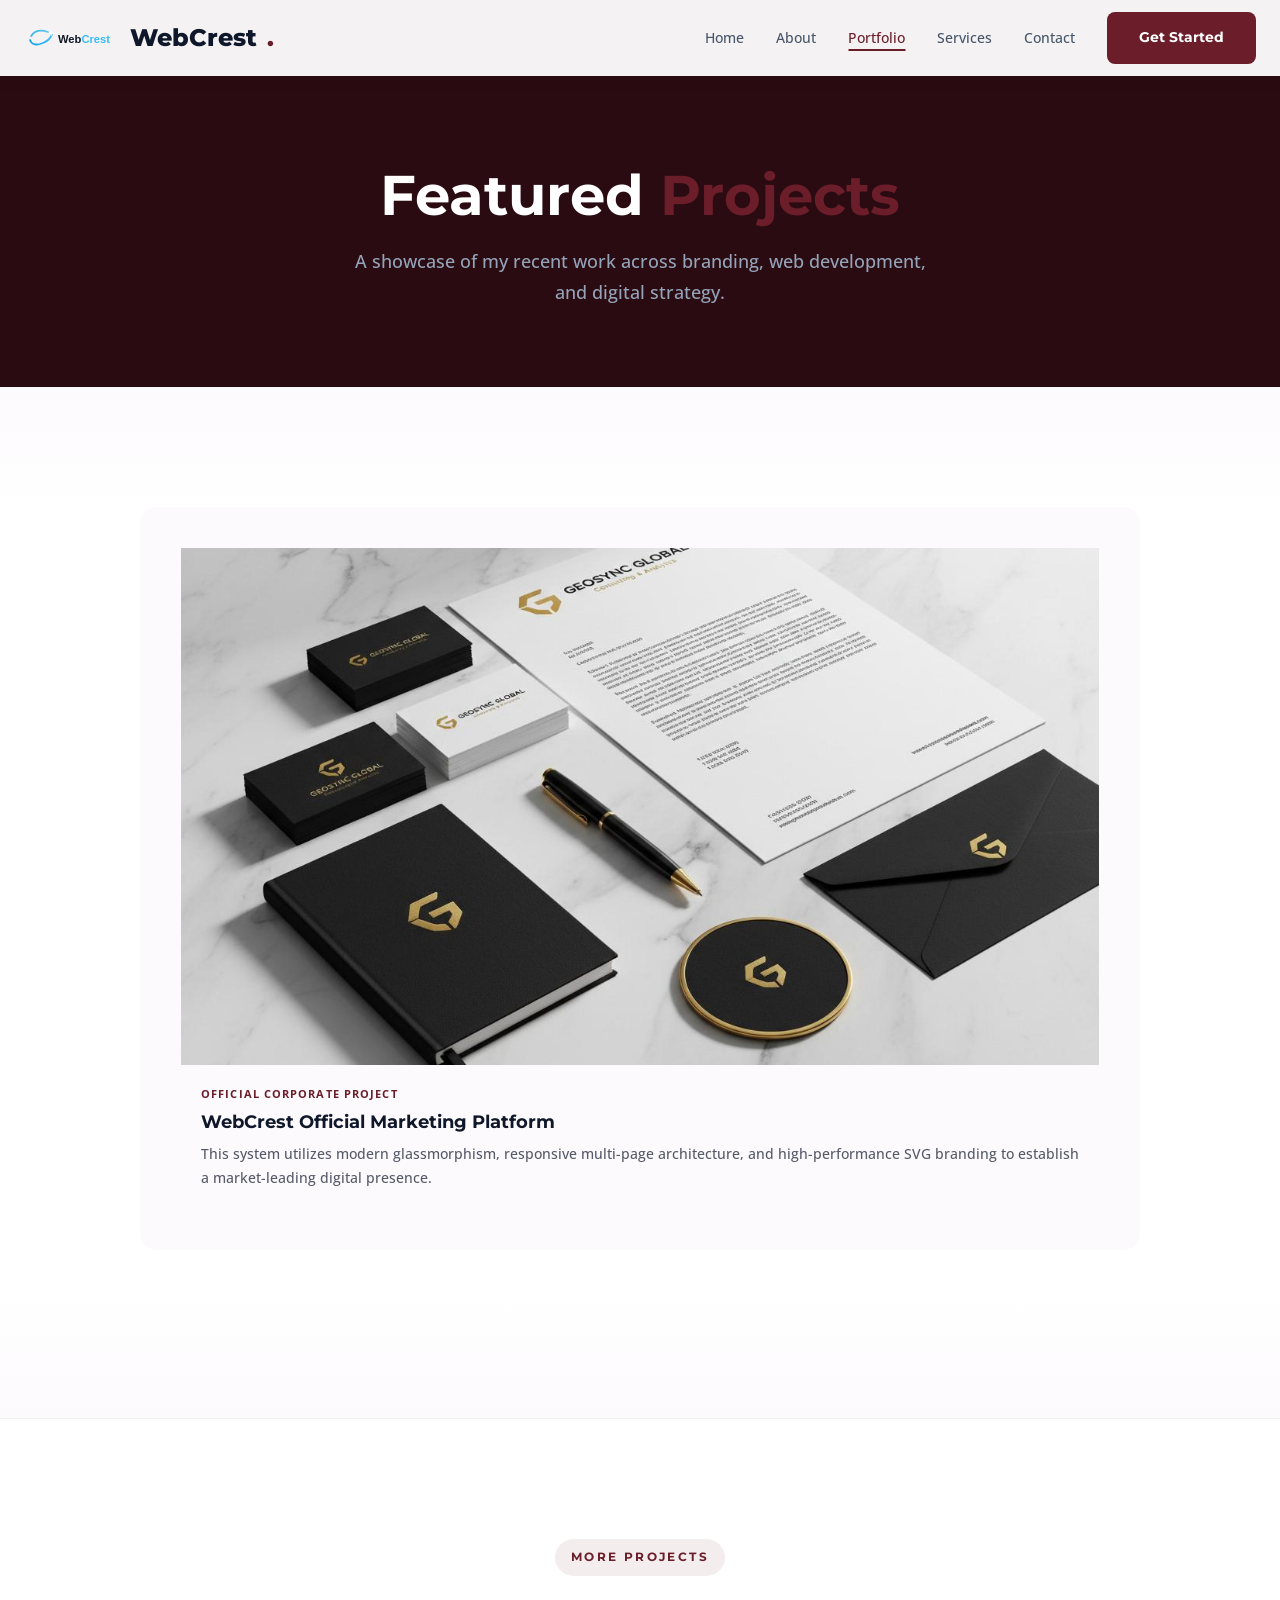
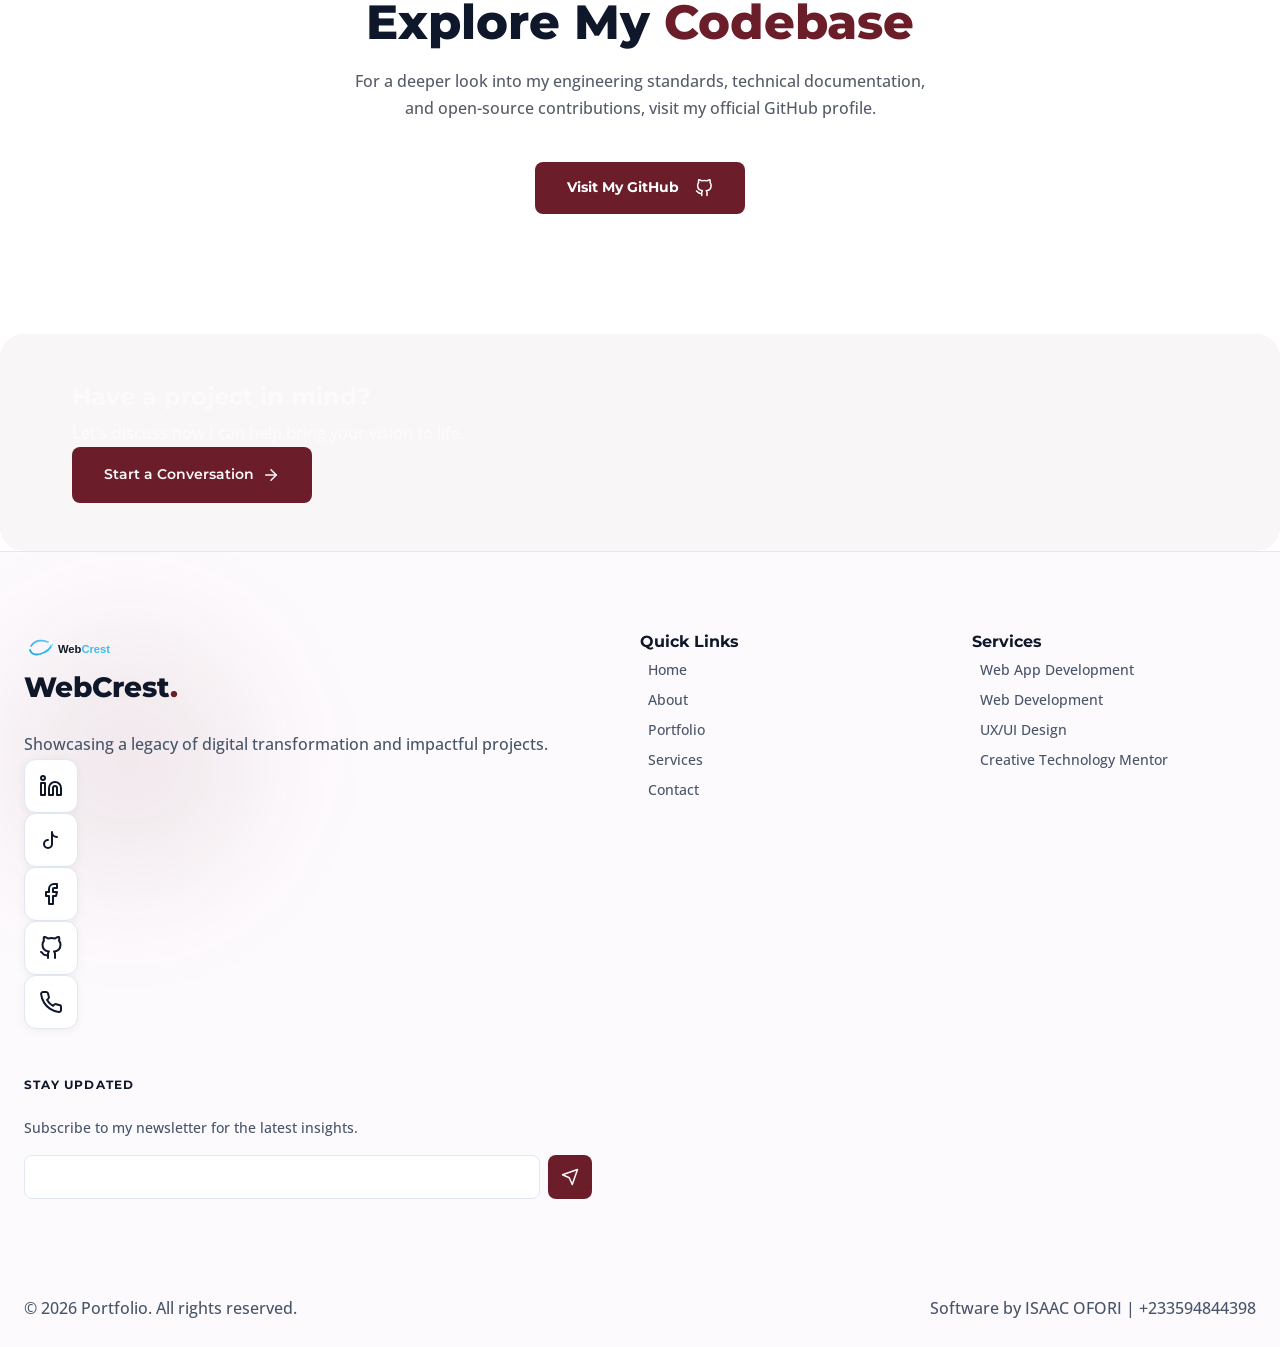
<file: portfolio.html>
<!DOCTYPE html>
<html lang="en">

<head>
    <meta charset="UTF-8">
    <meta name="viewport" content="width=device-width, initial-scale=1.0">
    <title>Portfolio | WebCrest Projects</title>
    <link rel="preconnect" href="https://fonts.googleapis.com">
    <link rel="preconnect" href="https://fonts.gstatic.com" crossorigin>
    <link
        href="https://fonts.googleapis.com/css2?family=Montserrat:wght@100;200;300;400;500;600;700;800;900&family=Open+Sans:wght@300;400;500;600;700;800&display=swap"
        rel="stylesheet">
    <link rel="stylesheet" href="styles.css">
</head>

<body class="inner-page">
    <!-- Navigation -->
    <nav class="navbar" id="navbar">
        <div class="nav-container">
            <a href="index.html" class="logo">
                <img src="logo.svg" alt="WebCrest Logo" class="logo-img">
                WebCrest<span class="accent">.</span>
            </a>
            <button class="nav-toggle" id="navToggle" aria-label="Toggle menu">
                <span></span>
                <span></span>
                <span></span>
            </button>
            <ul class="nav-menu" id="navMenu">
                <li><a href="index.html" class="nav-link">Home</a></li>
                <li><a href="about.html" class="nav-link">About</a></li>
                <li><a href="portfolio.html" class="nav-link active">Portfolio</a></li>
                <li><a href="services.html" class="nav-link">Services</a></li>
                <li><a href="contact.html" class="nav-link">Contact</a></li>
                <li><a href="contact.html" class="btn-primary">Get Started</a></li>
            </ul>
        </div>
    </nav>

    <!-- Page Header -->
    <section class="page-header">
        <div class="container">
            <h1 class="scroll-animate">Featured <span class="accent">Projects</span></h1>
            <p class="scroll-animate stagger-1">A showcase of my recent work across branding, web development, and
                digital strategy.</p>
        </div>
    </section>

    <!-- Portfolio Section -->
    <section id="portfolio" class="portfolio">
        <div class="container">
            <div class="portfolio-grid" style="grid-template-columns: 1fr;">
                <div class="portfolio-card featured scroll-animate-scale stagger-1"
                    style="max-width: 1000px; margin: 0 auto;">
                    <div class="portfolio-image">
                        <img src="portfolio-branding.jpg" alt="WebCrest Marketing Ecosystem">
                        <div class="portfolio-overlay">
                            <div class="portfolio-tags">
                                <span>Multi-Page Architecture</span>
                                <span>Dark-Navy Aesthetics</span>
                                <span>SVG Brand Engine</span>
                            </div>
                            <h3>The WebCrest Corporate Ecosystem</h3>
                            <p>An elite, high-performance marketing and portfolio system engineered by the CEO to serve
                                as the definitive benchmark for digital excellence.</p>
                        </div>
                    </div>
                    <div class="portfolio-content">
                        <span class="portfolio-category">Official Corporate Project</span>
                        <h3>WebCrest Official Marketing Platform</h3>
                        <p>This system utilizes modern glassmorphism, responsive multi-page architecture, and
                            high-performance SVG branding to establish a market-leading digital presence.</p>
                    </div>
                </div>
            </div>
        </div>
    </section>

    <!-- GitHub CTA Section -->
    <section class="github-cta section-padding" style="border-top: 1px solid rgba(0,0,0,0.05);">
        <div class="container">
            <div class="text-center scroll-animate">
                <span class="section-label">More Projects</span>
                <h2 class="section-title">Explore My <span class="accent">Codebase</span></h2>
                <p class="section-subtitle" style="max-width: 600px; margin: 0 auto 40px;">For a deeper look into my engineering standards, technical documentation, and open-source contributions, visit my official GitHub profile.</p>
                <a href="https://github.com/ike2040" target="_blank" class="btn-primary">
                    Visit My GitHub
                    <svg width="18" height="18" viewBox="0 0 24 24" fill="none" stroke="currentColor" stroke-width="2"
                        stroke-linecap="round" stroke-linejoin="round" style="margin-left: 8px;">
                        <path
                            d="M9 19c-5 1.5-5-2.5-7-3m14 6v-3.87a3.37 3.37 0 0 0-.94-2.61c3.14-.35 6.44-1.54 6.44-7A5.44 5.44 0 0 0 20 4.77 5.07 5.07 0 0 0 19.91 1S18.73.65 16 2.48a13.38 13.38 0 0 0-7 0C6.27.65 5.09 1 5.09 1A5.07 5.07 0 0 0 5 4.77a5.44 5.44 0 0 0-1.5 3.78c0 5.42 3.3 6.61 6.44 7A3.37 3.37 0 0 0 9 18.13V22">
                        </path>
                    </svg>
                </a>
            </div>
        </div>
    </section>

    <!-- Services CTA -->
    <section class="services-cta section-padding" style="background: var(--color-neutral);">
        <div class="container">
            <div class="services-cta-inner scroll-animate">
                <div class="cta-content">
                    <h3>Have a project in mind?</h3>
                    <p>Let's discuss how I can help bring your vision to life.</p>
                </div>
                <a href="contact.html" class="cta-button">
                    Start a Conversation
                    <svg width="18" height="18" viewBox="0 0 24 24" fill="none" stroke="currentColor" stroke-width="2"
                        stroke-linecap="round" stroke-linejoin="round">
                        <path d="M5 12h14" />
                        <path d="m12 5 7 7-7 7" />
                    </svg>
                </a>
            </div>
        </div>
    </section>

    <!-- Footer -->
    <footer class="footer">
        <div class="footer-bg">
            <div class="gradient-orb orb-1"></div>
            <div class="gradient-orb orb-2"></div>
        </div>
        <div class="container">
            <div class="footer-grid">
                <div class="footer-brand scroll-animate">
                    <a href="index.html" class="footer-logo logo" style="font-size: 28px; margin-bottom: 20px;">
                        <img src="logo.svg" alt="WebCrest Logo" class="logo-img">
                        WebCrest<span class="accent">.</span>
                    </a>
                    <p class="footer-desc">Showcasing a legacy of digital transformation and impactful projects.</p>
                    <div class="footer-social">
                        <a href="https://www.linkedin.com/search/results/all/?keywords=ISAAC%20OFORI" target="_blank"
                            class="social-link" title="LinkedIn"><svg width="18" height="18" viewBox="0 0 24 24"
                                fill="none" stroke="currentColor" stroke-width="2" stroke-linecap="round"
                                stroke-linejoin="round">
                                <path
                                    d="M16 8a6 6 0 0 1 6 6v7h-4v-7a2 2 0 0 0-2-2 2 2 0 0 0-2 2v7h-4v-7a6 6 0 0 1 6-6z" />
                                <rect width="4" height="12" x="2" y="9" />
                                <circle cx="4" cy="4" r="2" />
                            </svg></a>
                        <a href="https://www.tiktok.com/@isaacofori" target="_blank" class="social-link"
                            title="TikTok"><svg width="18" height="18" viewBox="0 0 24 24" fill="none"
                                stroke="currentColor" stroke-width="2" stroke-linecap="round" stroke-linejoin="round">
                                <path d="M9 12a4 4 0 1 0 4 4V4a5 5 0 0 0 5 5" />
                            </svg></a>
                        <a href="https://www.facebook.com/isaacofori.official" target="_blank" class="social-link"
                            title="Facebook"><svg width="18" height="18" viewBox="0 0 24 24" fill="none"
                                stroke="currentColor" stroke-width="2" stroke-linecap="round" stroke-linejoin="round">
                                <path d="M18 2h-3a5 5 0 0 0-5 5v3H7v4h3v8h4v-8h3l1-4h-4V7a1 1 0 0 1 1-1h3z" />
                            </svg></a>
                        <a href="https://github.com/ike2040" target="_blank" class="social-link" title="GitHub"><svg
                                width="18" height="18" viewBox="0 0 24 24" fill="none" stroke="currentColor"
                                stroke-width="2" stroke-linecap="round" stroke-linejoin="round">
                                <path
                                    d="M9 19c-5 1.5-5-2.5-7-3m14 6v-3.87a3.37 3.37 0 0 0-.94-2.61c3.14-.35 6.44-1.54 6.44-7A5.44 5.44 0 0 0 20 4.77 5.07 5.07 0 0 0 19.91 1S18.73.65 16 2.48a13.38 13.38 0 0 0-7 0C6.27.65 5.09 1 5.09 1A5.07 5.07 0 0 0 5 4.77a5.44 5.44 0 0 0-1.5 3.78c0 5.42 3.3 6.61 6.44 7A3.37 3.37 0 0 0 9 18.13V22">
                                </path>
                            </svg></a>
                        <a href="https://wa.me/233594844398" target="_blank" class="social-link" title="WhatsApp"><svg
                                width="18" height="18" viewBox="0 0 24 24" fill="none" stroke="currentColor"
                                stroke-width="2" stroke-linecap="round" stroke-linejoin="round">
                                <path
                                    d="M22 16.92v3a2 2 0 0 1-2.18 2 19.79 19.79 0 0 1-8.63-3.07 19.5 19.5 0 0 1-6-6 19.79 19.79 0 0 1-3.07-8.67A2 2 0 0 1 4.11 2h3a2 2 0 0 1 2 1.72 12.84 12.84 0 0 0 .7 2.81 2 2 0 0 1-.45 2.11L8.09 9.91a16 16 0 0 0 6 6l1.27-1.27a2 2 0 0 1 2.11-.45 12.84 12.84 0 0 0 2.81.7A2 2 0 0 1 22 16.92z" />
                            </svg></a>
                    </div>
                </div>
                <div class="footer-nav scroll-animate stagger-1">
                    <h4>Quick Links</h4>
                    <ul class="footer-links">
                        <li><a href="index.html">Home</a></li>
                        <li><a href="about.html">About</a></li>
                        <li><a href="portfolio.html">Portfolio</a></li>
                        <li><a href="services.html">Services</a></li>
                        <li><a href="contact.html">Contact</a></li>
                    </ul>
                </div>
                <div class="footer-services scroll-animate stagger-2">
                    <h4>Services</h4>
                    <ul class="footer-links">
                        <li><a href="services.html">Web App Development</a></li>
                        <li><a href="services.html">Web Development</a></li>
                        <li><a href="services.html">UX/UI Design</a></li>
                        <li><a href="services.html">Creative Technology Mentor</a></li>
                    </ul>
                </div>
                <div class="footer-newsletter scroll-animate stagger-3">
                    <h4>Stay Updated</h4>
                    <p>Subscribe to my newsletter for the latest insights.</p>
                    <form class="newsletter-form" id="newsletterForm" action="https://formspree.io/f/xojkbbpn" method="POST">
                        <input type="email" name="email" placeholder="Email Address" required>
                        <button type="submit">
                            <svg width="18" height="18" viewBox="0 0 24 24" fill="none" stroke="currentColor"
                                stroke-width="2" stroke-linecap="round" stroke-linejoin="round">
                                <path d="m22 2-7 20-4-9-9-4 20-7z" />
                            </svg>
                        </button>
                    </form>
                    <div class="subscribe-success" id="subscribeSuccess" style="display: none;">Successfully subscribed!
                    </div>
                </div>
            </div>
            <div class="footer-bottom">
                <p>&copy; 2026 Portfolio. All rights reserved.</p>
                <p class="credits">Software by ISAAC OFORI | +233594844398</p>
            </div>
        </div>
    </footer>

    <script src="script.js"></script>
</body>

</html>
</file>
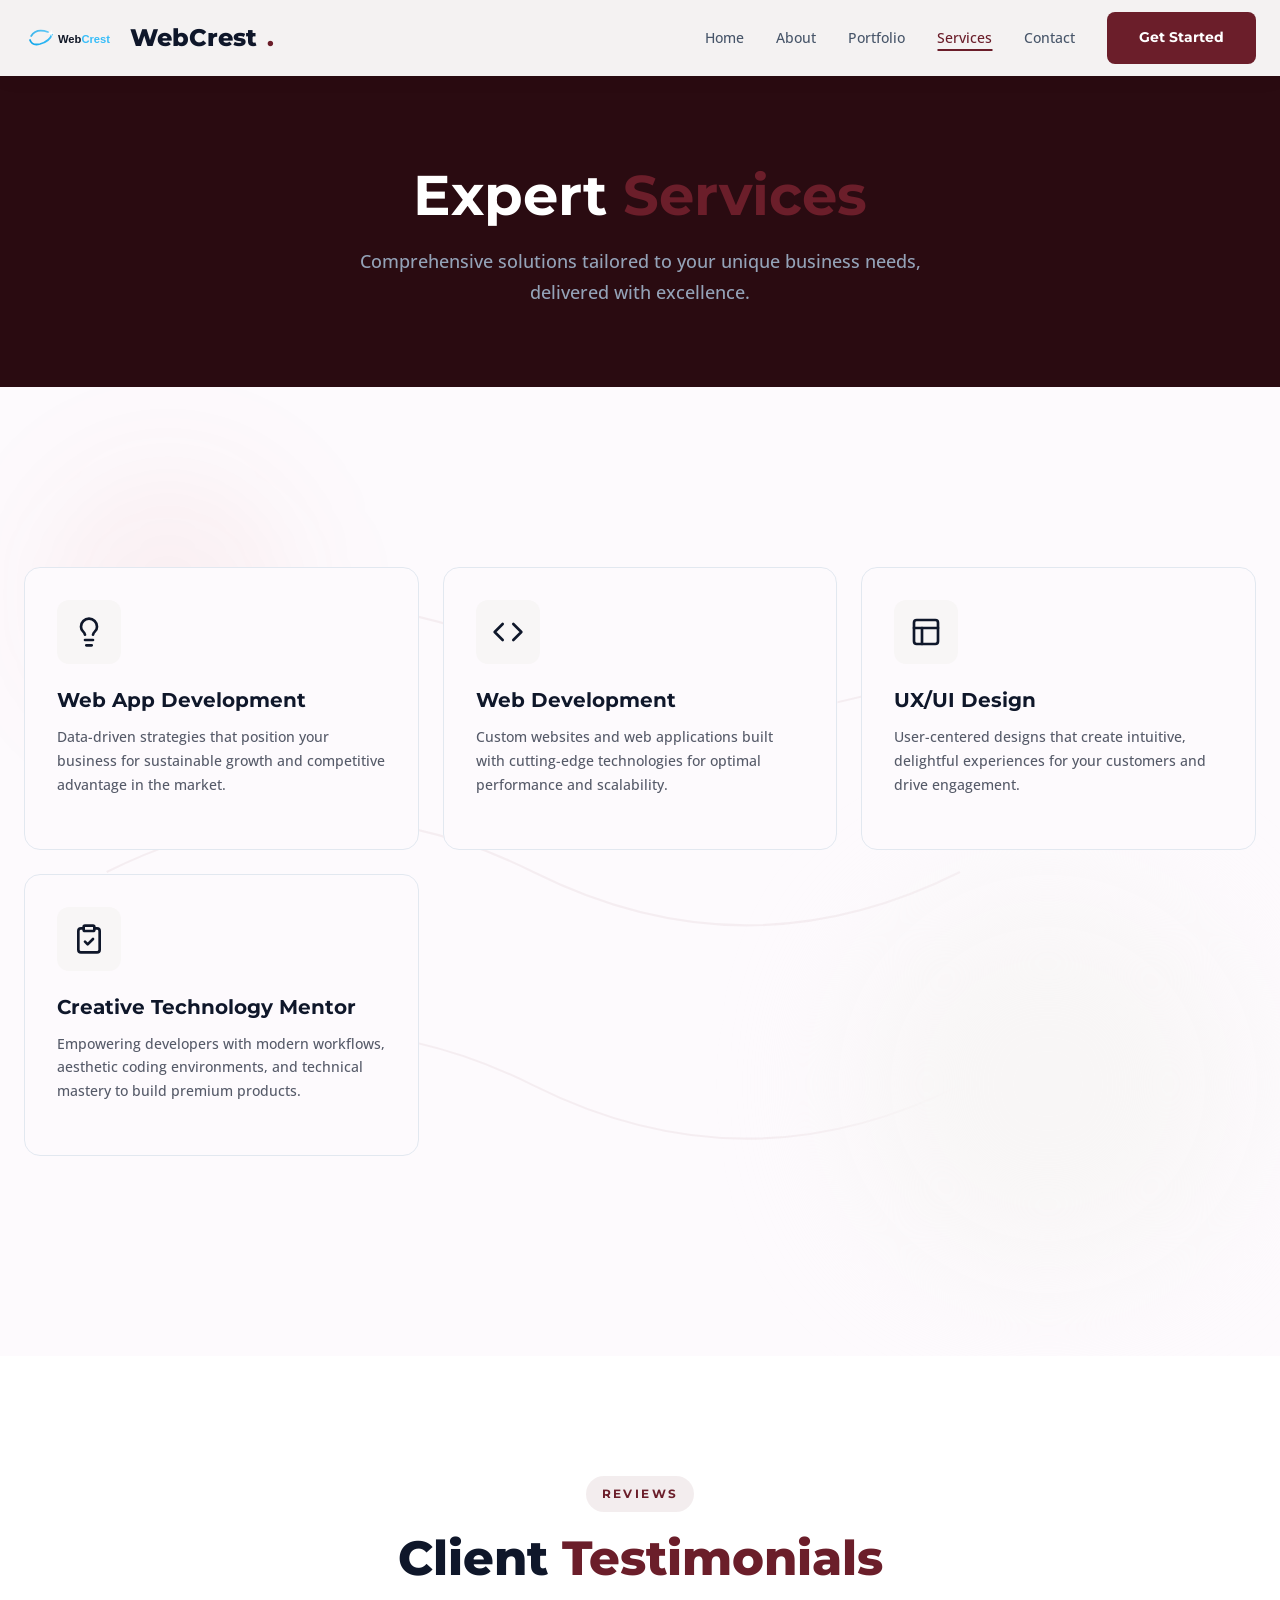
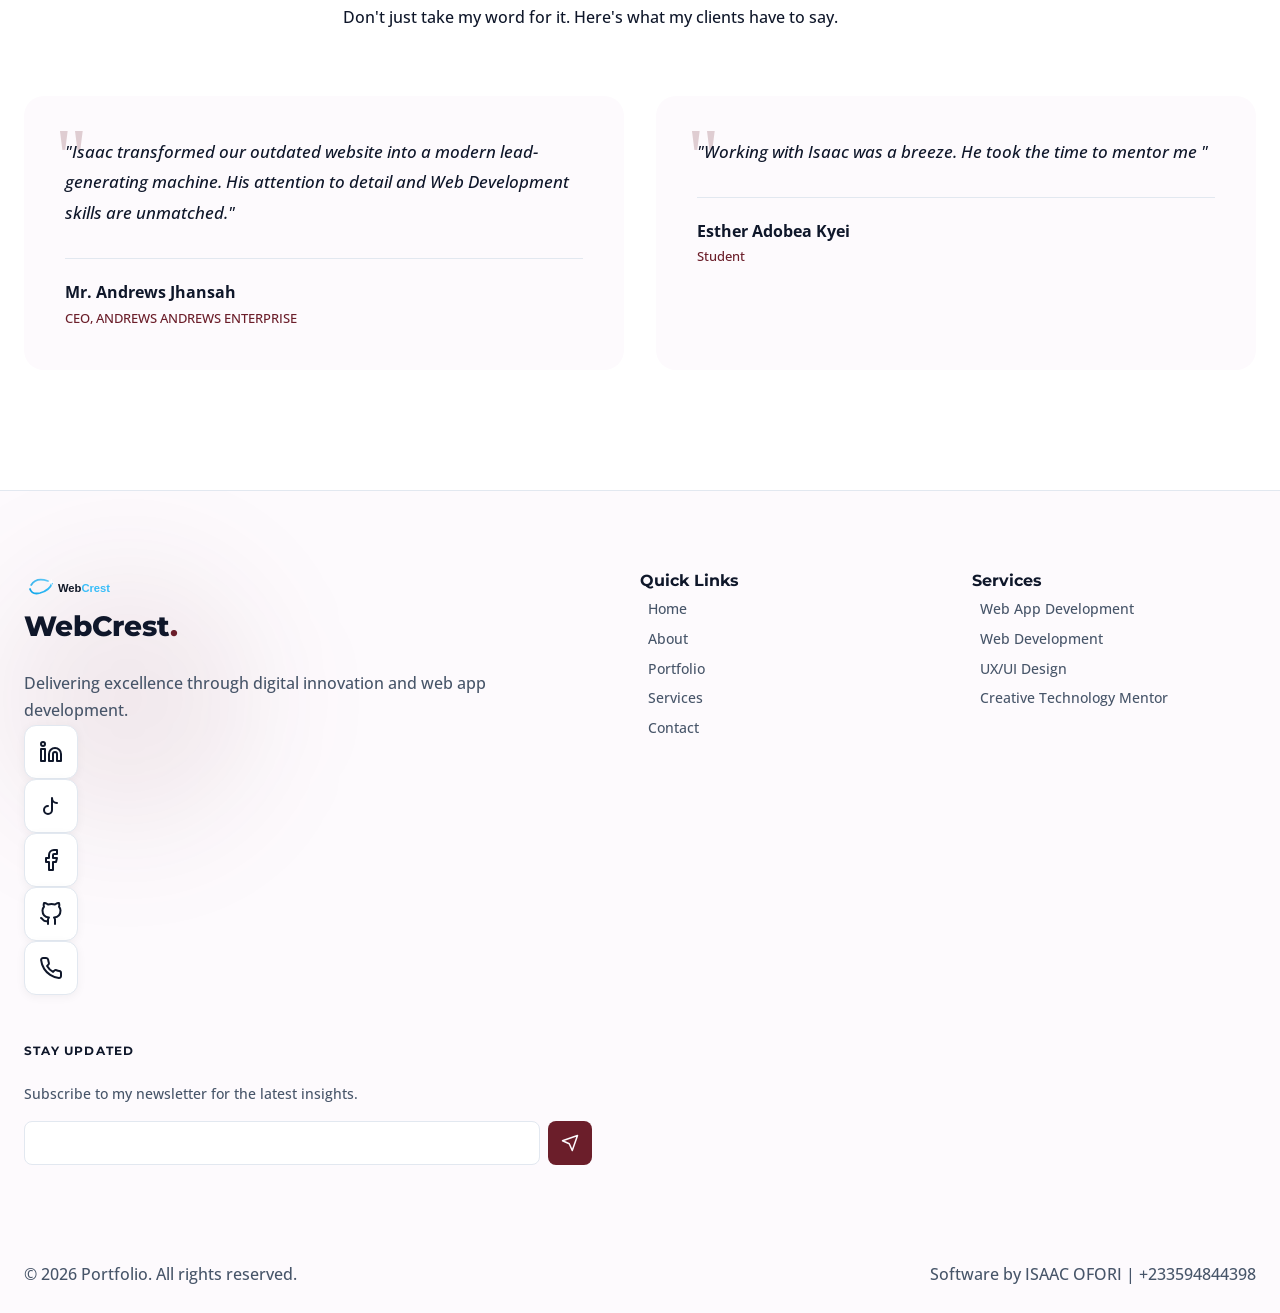
<file: services.html>
<!DOCTYPE html>
<html lang="en">

<head>
    <meta charset="UTF-8">
    <meta name="viewport" content="width=device-width, initial-scale=1.0">
    <title>Our Services | WebCrest Digital</title>
    <link rel="preconnect" href="https://fonts.googleapis.com">
    <link rel="preconnect" href="https://fonts.gstatic.com" crossorigin>
    <link
        href="https://fonts.googleapis.com/css2?family=Montserrat:wght@100;200;300;400;500;600;700;800;900&family=Open+Sans:wght@300;400;500;600;700;800&display=swap"
        rel="stylesheet">
    <link rel="stylesheet" href="styles.css">
</head>

<body class="inner-page">
    <!-- Navigation -->
    <nav class="navbar" id="navbar">
        <div class="nav-container">
            <a href="index.html" class="logo">
                <img src="logo.svg" alt="WebCrest Logo" class="logo-img">
                WebCrest<span class="accent">.</span>
            </a>
            <button class="nav-toggle" id="navToggle" aria-label="Toggle menu">
                <span></span>
                <span></span>
                <span></span>
            </button>
            <ul class="nav-menu" id="navMenu">
                <li><a href="index.html" class="nav-link">Home</a></li>
                <li><a href="about.html" class="nav-link">About</a></li>
                <li><a href="portfolio.html" class="nav-link">Portfolio</a></li>
                <li><a href="services.html" class="nav-link active">Services</a></li>
                <li><a href="contact.html" class="nav-link">Contact</a></li>
                <li><a href="contact.html" class="btn-primary">Get Started</a></li>
            </ul>
        </div>
    </nav>

    <!-- Page Header -->
    <section class="page-header">
        <div class="container">
            <h1 class="scroll-animate">Expert <span class="accent">Services</span></h1>
            <p class="scroll-animate stagger-1">Comprehensive solutions tailored to your unique business needs,
                delivered with excellence.</p>
        </div>
    </section>

    <!-- Services Section -->
    <section id="services" class="services">
        <div class="services-bg">
            <svg class="connector-lines" viewBox="0 0 1200 800" fill="none">
                <path d="M100 200 Q300 100 500 200 T900 200" stroke="var(--color-accent)" stroke-width="2"
                    fill="none" />
                <path d="M100 400 Q300 300 500 400 T900 400" stroke="var(--color-accent)" stroke-width="2"
                    fill="none" />
                <path d="M100 600 Q300 500 500 600 T900 600" stroke="var(--color-accent)" stroke-width="2"
                    fill="none" />
            </svg>
            <div class="gradient-orb orb-1"></div>
            <div class="gradient-orb orb-2"></div>
        </div>
        <div class="container">
            <div class="services-grid" style="padding-top: 60px;">
                <div class="service-card scroll-animate-scale stagger-1">
                    <div class="service-icon">
                        <svg width="32" height="32" viewBox="0 0 24 24" fill="none" stroke="currentColor"
                            stroke-width="2" stroke-linecap="round" stroke-linejoin="round">
                            <path
                                d="M15 14c.2-1 .7-1.7 1.5-2.5 1-.9 1.5-2.2 1.5-3.5A6 6 0 0 0 6 8c0 1 .2 2.2 1.5 3.5.7.7 1.3 1.5 1.5 2.5" />
                            <path d="M9 18h6" />
                            <path d="M10 22h4" />
                        </svg>
                    </div>
                    <h3>Web App Development</h3>
                    <p>Data-driven strategies that position your business for sustainable growth and competitive
                        advantage in the market.</p>
                    <div class="service-line"></div>
                </div>
                <div class="service-card scroll-animate-scale stagger-2">
                    <div class="service-icon">
                        <svg width="32" height="32" viewBox="0 0 24 24" fill="none" stroke="currentColor"
                            stroke-width="2" stroke-linecap="round" stroke-linejoin="round">
                            <polyline points="16 18 22 12 16 6" />
                            <polyline points="8 6 2 12 8 18" />
                        </svg>
                    </div>
                    <h3>Web Development</h3>
                    <p>Custom websites and web applications built with cutting-edge technologies for optimal performance
                        and scalability.</p>
                    <div class="service-line"></div>
                </div>
                <div class="service-card scroll-animate-scale stagger-3">
                    <div class="service-icon">
                        <svg width="32" height="32" viewBox="0 0 24 24" fill="none" stroke="currentColor"
                            stroke-width="2" stroke-linecap="round" stroke-linejoin="round">
                            <rect width="18" height="18" x="3" y="3" rx="2" />
                            <path d="M3 9h18" />
                            <path d="M9 21V9" />
                        </svg>
                    </div>
                    <h3>UX/UI Design</h3>
                    <p>User-centered designs that create intuitive, delightful experiences for your customers and drive
                        engagement.</p>
                    <div class="service-line"></div>
                </div>
                <div class="service-card scroll-animate-scale stagger-4">
                    <div class="service-icon">
                        <svg width="32" height="32" viewBox="0 0 24 24" fill="none" stroke="currentColor"
                            stroke-width="2" stroke-linecap="round" stroke-linejoin="round">
                            <rect width="8" height="4" x="8" y="2" rx="1" ry="1" />
                            <path d="M16 4h2a2 2 0 0 1 2 2v14a2 2 0 0 1-2 2H6a2 2 0 0 1-2-2V6a2 2 0 0 1 2-2h2" />
                            <path d="m9 14 2 2 4-4" />
                        </svg>
                    </div>
                    <h3>Creative Technology Mentor</h3>
                    <p>Empowering developers with modern workflows, aesthetic coding environments, and technical mastery
                        to build premium products.</p>
                    <div class="service-line"></div>
                </div>
            </div>
        </div>
    </section>

    <!-- Testimonials Section -->
    <section class="testimonials section-padding">
        <div class="container">
            <div class="section-header text-center">
                <span class="section-label scroll-animate">Reviews</span>
                <h2 class="section-title scroll-animate stagger-1">Client <span class="accent">Testimonials</span></h2>
                <p class="section-subtitle scroll-animate stagger-2">Don't just take my word for it. Here's what my
                    clients have to say.</p>
            </div>
            <div class="testimonials-grid">
                <div class="testimonial-card scroll-animate stagger-1">
                    <div class="quote-icon">"</div>
                    <p class="testimonial-text">"Isaac transformed our outdated website into a modern lead-generating
                        machine. His attention to detail and Web Development skills are unmatched."</p>
                    <div class="client-info">
                        <div class="client-name">Mr. Andrews Jhansah</div>
                        <div class="client-role">CEO, ANDREWS ANDREWS ENTERPRISE</div>
                    </div>
                </div>
                <div class="testimonial-card scroll-animate stagger-2">
                    <div class="quote-icon">"</div>
                    <p class="testimonial-text">"Working with Isaac was a breeze. He took the time to mentor me "</p>
                    <div class="client-info">
                        <div class="client-name">Esther Adobea Kyei</div>
                        <div class="client-role">Student</div>
                    </div>
                </div>
            </div>
        </div>
    </section>

    <!-- Footer -->
    <footer class="footer">
        <div class="footer-bg">
            <div class="gradient-orb orb-1"></div>
            <div class="gradient-orb orb-2"></div>
        </div>
        <div class="container">
            <div class="footer-grid">
                <div class="footer-brand scroll-animate">
                    <a href="index.html" class="footer-logo logo" style="font-size: 28px; margin-bottom: 20px;">
                        <img src="logo.svg" alt="WebCrest Logo" class="logo-img">
                        WebCrest<span class="accent">.</span>
                    </a>
                    <p class="footer-desc">Delivering excellence through digital innovation and web app development.
                    </p>
                    <div class="footer-social">
                        <a href="https://www.linkedin.com/search/results/all/?keywords=ISAAC%20OFORI" target="_blank"
                            class="social-link" title="LinkedIn"><svg width="18" height="18" viewBox="0 0 24 24"
                                fill="none" stroke="currentColor" stroke-width="2" stroke-linecap="round"
                                stroke-linejoin="round">
                                <path
                                    d="M16 8a6 6 0 0 1 6 6v7h-4v-7a2 2 0 0 0-2-2 2 2 0 0 0-2 2v7h-4v-7a6 6 0 0 1 6-6z" />
                                <rect width="4" height="12" x="2" y="9" />
                                <circle cx="4" cy="4" r="2" />
                            </svg></a>
                        <a href="https://www.tiktok.com/@isaacofori" target="_blank" class="social-link"
                            title="TikTok"><svg width="18" height="18" viewBox="0 0 24 24" fill="none"
                                stroke="currentColor" stroke-width="2" stroke-linecap="round" stroke-linejoin="round">
                                <path d="M9 12a4 4 0 1 0 4 4V4a5 5 0 0 0 5 5" />
                            </svg></a>
                        <a href="https://www.facebook.com/isaacofori.official" target="_blank" class="social-link"
                            title="Facebook"><svg width="18" height="18" viewBox="0 0 24 24" fill="none"
                                stroke="currentColor" stroke-width="2" stroke-linecap="round" stroke-linejoin="round">
                                <path d="M18 2h-3a5 5 0 0 0-5 5v3H7v4h3v8h4v-8h3l1-4h-4V7a1 1 0 0 1 1-1h3z" />
                            </svg></a>
                        <a href="https://github.com/ike2040" target="_blank" class="social-link" title="GitHub"><svg
                                width="18" height="18" viewBox="0 0 24 24" fill="none" stroke="currentColor"
                                stroke-width="2" stroke-linecap="round" stroke-linejoin="round">
                                <path
                                    d="M9 19c-5 1.5-5-2.5-7-3m14 6v-3.87a3.37 3.37 0 0 0-.94-2.61c3.14-.35 6.44-1.54 6.44-7A5.44 5.44 0 0 0 20 4.77 5.07 5.07 0 0 0 19.91 1S18.73.65 16 2.48a13.38 13.38 0 0 0-7 0C6.27.65 5.09 1 5.09 1A5.07 5.07 0 0 0 5 4.77a5.44 5.44 0 0 0-1.5 3.78c0 5.42 3.3 6.61 6.44 7A3.37 3.37 0 0 0 9 18.13V22">
                                </path>
                            </svg></a>
                        <a href="https://wa.me/233594844398" target="_blank" class="social-link" title="WhatsApp"><svg
                                width="18" height="18" viewBox="0 0 24 24" fill="none" stroke="currentColor"
                                stroke-width="2" stroke-linecap="round" stroke-linejoin="round">
                                <path
                                    d="M22 16.92v3a2 2 0 0 1-2.18 2 19.79 19.79 0 0 1-8.63-3.07 19.5 19.5 0 0 1-6-6 19.79 19.79 0 0 1-3.07-8.67A2 2 0 0 1 4.11 2h3a2 2 0 0 1 2 1.72 12.84 12.84 0 0 0 .7 2.81 2 2 0 0 1-.45 2.11L8.09 9.91a16 16 0 0 0 6 6l1.27-1.27a2 2 0 0 1 2.11-.45 12.84 12.84 0 0 0 2.81.7A2 2 0 0 1 22 16.92z" />
                            </svg></a>
                    </div>
                </div>
                <div class="footer-nav scroll-animate stagger-1">
                    <h4>Quick Links</h4>
                    <ul class="footer-links">
                        <li><a href="index.html">Home</a></li>
                        <li><a href="about.html">About</a></li>
                        <li><a href="portfolio.html">Portfolio</a></li>
                        <li><a href="services.html">Services</a></li>
                        <li><a href="contact.html">Contact</a></li>
                    </ul>
                </div>
                <div class="footer-services scroll-animate stagger-2">
                    <h4>Services</h4>
                    <ul class="footer-links">
                        <li><a href="services.html">Web App Development</a></li>
                        <li><a href="services.html">Web Development</a></li>
                        <li><a href="services.html">UX/UI Design</a></li>
                        <li><a href="services.html">Creative Technology Mentor</a></li>
                    </ul>
                </div>
                <div class="footer-newsletter scroll-animate stagger-3">
                    <h4>Stay Updated</h4>
                    <p>Subscribe to my newsletter for the latest insights.</p>
                    <form class="newsletter-form" id="newsletterForm" action="https://formspree.io/f/xojkbbpn"
                        method="POST">
                        <input type="email" name="email" placeholder="Email Address" required>
                        <button type="submit">
                            <svg width="18" height="18" viewBox="0 0 24 24" fill="none" stroke="currentColor"
                                stroke-width="2" stroke-linecap="round" stroke-linejoin="round">
                                <path d="m22 2-7 20-4-9-9-4 20-7z" />
                            </svg>
                        </button>
                    </form>
                    <div class="subscribe-success" id="subscribeSuccess" style="display: none;">Successfully subscribed!
                    </div>
                </div>
            </div>
            <div class="footer-bottom">
                <p>&copy; 2026 Portfolio. All rights reserved.</p>
                <p class="credits">Software by ISAAC OFORI | +233594844398</p>
            </div>
        </div>
    </footer>

    <script src="script.js"></script>
</body>

</html>
</file>
<file: styles.css>
/* ============================================
   PROFESSIONAL BUSINESS PORTFOLIO
   Modern CSS with Animations
   ============================================ */

/* CSS Variables */
:root {
    --color-primary: #ffffff;
    /* Pure White */
    --color-secondary: #fdfafd;
    /* Soft Warm Gray to complement maroon */
    --color-accent: #6b1e2a;
    /* Professional Maroon from suit */
    --color-accent-dark: #4a151d;
    /* Deep Burgundy for hover */
    --color-accent-soft: rgba(107, 30, 42, 0.08);
    --color-neutral: #f8f6f6;
    /* Light warm neutral */

    --color-text: #0f172a;
    /* High-contrast Navy Black */
    --color-text-muted: #475569;
    /* Professional Subtext Gray */
    --color-border: #e2e8f0;
    /* Soft border */

    --font-display: 'Montserrat', sans-serif;
    --font-body: 'Open Sans', sans-serif;

    --ease-push: cubic-bezier(0.34, 1.56, 0.64, 1);
    --ease-expo-out: cubic-bezier(0.16, 1, 0.3, 1);
    --ease-smooth: cubic-bezier(0.4, 0, 0.2, 1);

    --shadow-premium: 0 20px 50px rgba(74, 21, 29, 0.15);
    --shadow-glow: 0 0 20px rgba(107, 30, 42, 0.2);
}

/* Reset & Base */
*,
*::before,
*::after {
    margin: 0;
    padding: 0;
    box-sizing: border-box;
}

html {
    scroll-behavior: smooth;
}

body {
    font-family: var(--font-body);
    line-height: 1.7;
    /* More air for readability */
    color: var(--color-text);
    background-color: var(--color-primary);
    overflow-x: hidden;
    -webkit-font-smoothing: antialiased;
    font-weight: 500;
    /* Slightly heavier than normal */
}

section {
    position: relative;
    background-color: var(--color-primary);
}

.section-padding {
    padding: 120px 0;
}

.navbar.scrolled {
    background: rgba(255, 255, 255, 0.95);
    backdrop-filter: blur(10px);
    border-bottom: 1px solid var(--color-border);
    box-shadow: 0 4px 20px rgba(0, 0, 0, 0.03);
}

.nav-link:hover,
.nav-link.active {
    color: var(--color-accent) !important;
}

.service-card-icon,
.stat-card-icon,
.portfolio-arrow svg {
    color: var(--color-accent);
}

.logo {
    color: #111827;
}

/* Custom Scrollbar */
::-webkit-scrollbar {
    width: 10px;
}

::-webkit-scrollbar-track {
    background: var(--color-primary);
}

::-webkit-scrollbar-thumb {
    background: #cbd5e1;
    border-radius: 5px;
    border: 3px solid var(--color-primary);
}

::-webkit-scrollbar-thumb:hover {
    background: var(--color-accent);
}

h1,
h2,
h3,
h4,
h5,
h6 {
    font-family: var(--font-display);
    color: var(--color-text);
    line-height: 1.25;
    font-weight: 700;
    text-rendering: optimizeLegibility;
}

a {
    text-decoration: none;
    color: inherit;
}

ul {
    list-style: none;
}

img {
    max-width: 100%;
    height: auto;
    display: block;
}

.container {
    width: 100%;
    max-width: 1400px;
    margin: 0 auto;
    padding: 0 24px;
}

.accent {
    color: var(--color-accent);
}

/* ============================================
   BUTTONS
   ============================================ */
.btn-primary,
.btn-secondary {
    display: inline-flex;
    align-items: center;
    justify-content: center;
    gap: 8px;
    padding: 14px 32px;
    font-family: var(--font-display);
    font-size: 14px;
    font-weight: 600;
    border-radius: 8px;
    transition: all 0.3s var(--ease-expo-out);
    cursor: pointer;
    border: none;
}

.btn-primary {
    background: var(--color-accent);
    color: #ffffff !important;
    font-weight: 700;
}

.btn-primary:hover {
    transform: translateY(-5px);
    background: var(--color-accent-dark);
}

.btn-secondary {
    background: transparent;
    color: var(--color-text);
    border: 1px solid var(--color-border);
}

.btn-secondary:hover {
    background: var(--color-secondary);
}

.btn-full {
    width: 100%;
}

/* ============================================
   NAVIGATION
   ============================================ */
.navbar {
    position: fixed;
    top: 0;
    left: 0;
    width: 100%;
    z-index: 1000;
    padding: 24px 0;
    transition: all 0.4s var(--ease-expo-out);
    background: transparent;
}

.navbar.scrolled {
    background: rgba(255, 255, 255, 0.95);
    backdrop-filter: blur(10px);
    -webkit-backdrop-filter: blur(10px);
    padding: 16px 0;
    border-bottom: 1px solid var(--color-border);
}

.scrolled .nav-link,
.scrolled .logo {
    color: var(--color-text);
}

.scrolled .nav-link:hover {
    color: var(--color-accent);
}

/* Page Header for Multi-page */
.page-header {
    padding: 160px 0 80px;
    background: #2a0b11;
    /* Deep Burgundy */
    color: #ffffff;
    /* High-contrast White */
    text-align: center;
}

.page-header h1 {
    font-size: clamp(36px, 5vw, 56px);
    margin-bottom: 16px;
    color: #ffffff;
    /* Explicit White */
}

.page-header p {
    font-size: 18px;
    max-width: 600px;
    margin: 0 auto;
    color: #94a3b8;
    /* Light text on dark bg */
}

.inner-page .navbar {
    background: rgba(255, 255, 255, 0.95);
    backdrop-filter: blur(10px);
    box-shadow: 0 2px 20px rgba(0, 0, 0, 0.05);
    padding: 12px 0;
}

.nav-link.active {
    color: var(--color-accent);
}

.nav-link.active::after {
    width: 100%;
}

.nav-container {
    display: flex;
    align-items: center;
    justify-content: space-between;
    max-width: 1400px;
    margin: 0 auto;
    padding: 0 24px;
}

.logo {
    display: flex;
    align-items: center;
    gap: 10px;
    font-family: var(--font-display);
    font-size: 24px;
    font-weight: 800;
    color: var(--color-text);
}

.logo-img {
    height: 32px;
    width: auto;
}

.nav-menu {
    display: flex;
    align-items: center;
    gap: 32px;
}

.nav-link {
    font-size: 14px;
    font-weight: 500;
    color: var(--color-text-muted);
    position: relative;
    transition: color 0.3s;
}

.nav-link::after {
    content: '';
    position: absolute;
    bottom: -4px;
    left: 50%;
    width: 0;
    height: 2px;
    background: var(--color-accent);
    transition: all 0.3s var(--ease-expo-out);
    transform: translateX(-50%);
}

.nav-link:hover {
    color: var(--color-accent);
}

.nav-link:hover::after {
    width: 100%;
}

.nav-toggle {
    display: none;
    flex-direction: column;
    gap: 5px;
    background: none;
    border: none;
    cursor: pointer;
    padding: 5px;
}

.nav-toggle span {
    display: block;
    width: 24px;
    height: 2px;
    background: var(--color-text);
    transition: all 0.3s var(--ease-expo-out);
}

/* ============================================
   HERO SECTION
   ============================================ */
.hero {
    position: relative;
    min-height: 100vh;
    display: flex;
    align-items: center;
    background: radial-gradient(circle at 0% 0%, rgba(107, 30, 42, 0.05) 0%, transparent 50%),
        radial-gradient(circle at 100% 100%, rgba(107, 30, 42, 0.05) 0%, transparent 50%),
        var(--color-primary);
    overflow: hidden;
    padding-top: 100px;
}

.section-label {
    display: inline-block;
    padding: 8px 16px;
    background: var(--color-accent-soft);
    color: var(--color-accent);
    font-family: var(--font-display);
    font-size: 12px;
    font-weight: 700;
    text-transform: uppercase;
    letter-spacing: 2px;
    border-radius: 100px;
    margin-bottom: 24px;
}

.hero-subtitle {
    color: var(--color-text-muted);
    font-size: 1.1rem;
    max-width: 600px;
    margin-bottom: 40px;
    line-height: 1.8;
}

.hero-shapes {
    position: absolute;
    inset: 0;
    pointer-events: none;
    overflow: hidden;
}

.shape {
    position: absolute;
    opacity: 0.1;
}

.circle-large {
    width: 500px;
    height: 500px;
    border: 2px solid var(--color-primary);
    border-radius: 50%;
    top: -100px;
    right: -100px;
    animation: float 5s ease-in-out infinite;
}

.circle-small {
    width: 120px;
    height: 120px;
    background: var(--color-accent);
    border-radius: 50%;
    top: 25%;
    right: 25%;
    animation: float 5s ease-in-out infinite 1s;
}

.rectangle {
    width: 80px;
    height: 80px;
    border: 2px solid var(--color-accent);
    bottom: 80px;
    right: 40px;
    transform: rotate(12deg);
    animation: float 5s ease-in-out infinite 2s;
}

.dots {
    top: 33%;
    left: 40px;
    display: grid;
    grid-template-columns: repeat(4, 8px);
    gap: 12px;
}

.dots::before {
    content: '';
    grid-column: 1 / -1;
    display: grid;
    grid-template-columns: repeat(4, 8px);
    gap: 12px;
}

.dots::before,
.dots::after {
    content: '';
}

.dots,
.dots::before,
.dots::after {
    background-image: radial-gradient(circle, var(--color-primary) 4px, transparent 4px);
    background-size: 20px 20px;
    width: 80px;
    height: 80px;
}

.curved-line {
    bottom: 0;
    right: 0;
    width: 50%;
    height: 50%;
    opacity: 0.1;
}

.hero-grid {
    display: grid;
    grid-template-columns: 1fr 1fr;
    gap: 60px;
    align-items: center;
}

.hero-content {
    max-width: 600px;
}

.availability-badge {
    display: inline-flex;
    align-items: center;
    gap: 8px;
    padding: 8px 16px;
    background: var(--color-neutral);
    border-radius: 50px;
    font-size: 12px;
    font-weight: 600;
    text-transform: uppercase;
    letter-spacing: 0.1em;
    margin-bottom: 24px;
    animation: fadeInUp 0.8s var(--ease-expo-out) 0.2s both;
}

.pulse-dot {
    width: 8px;
    height: 8px;
    background: var(--color-accent);
    border-radius: 50%;
    animation: pulse 2s ease-in-out infinite;
}

.hero-title {
    font-size: clamp(38px, 6vw, 70px);
    font-weight: 900;
    /* Max weight for maximum clarity */
    color: #020617;
    margin-bottom: 24px;
    letter-spacing: -1px;
}

.hero-title span {
    display: block;
    animation: fadeInUp 0.8s var(--ease-expo-out) both;
}

.hero-title span:nth-child(1) {
    animation-delay: 0.4s;
}

.hero-title span:nth-child(2) {
    animation-delay: 0.5s;
}

.hero-subtitle {
    color: #334155;
    /* Slate-700: Strong readability */
    font-size: 1.2rem;
    font-weight: 500;
    opacity: 1;
}

.hero-buttons {
    display: flex;
    gap: 16px;
    margin-bottom: 48px;
    animation: fadeInUp 0.8s var(--ease-expo-out) 0.9s both;
    flex-wrap: wrap;
}

.hero-stats {
    display: flex;
    gap: 40px;
    padding-top: 32px;
    border-top: 1px solid var(--color-border);
    animation: fadeInUp 0.8s var(--ease-expo-out) 1.1s both;
}

.stat-item .stat-number {
    font-family: var(--font-display);
    font-size: 32px;
    font-weight: 800;
    color: var(--color-text);
}

.stat-item .stat-label {
    font-size: 13px;
    color: var(--color-text);
    opacity: 0.6;
}

/* Hero Visual */
.hero-visual {
    display: flex;
    justify-content: center;
    align-items: center;
    animation: fadeIn 1s var(--ease-expo-out) 0.6s both;
}

.orbit-container {
    position: relative;
    width: 400px;
    height: 400px;
}

.orbit {
    position: absolute;
    border-radius: 50%;
    border: 2px solid var(--color-border);
}

.orbit-1 {
    inset: 0;
    animation: float 5s ease-in-out infinite;
}

.orbit-2 {
    inset: 32px;
    border-color: var(--color-accent);
    opacity: 0.2;
    animation: float 5s ease-in-out infinite 0.5s;
}

.center-card {
    position: absolute;
    inset: 64px;
    background: linear-gradient(135deg, var(--color-neutral), var(--color-secondary));
    border-radius: 50%;
    display: flex;
    flex-direction: column;
    align-items: center;
    justify-content: center;
    box-shadow: var(--shadow-card);
    animation: float 5s ease-in-out infinite 1s;
}

.center-stat {
    font-family: var(--font-display);
    font-size: 56px;
    font-weight: 800;
    color: var(--color-accent);
}

.center-label {
    font-size: 14px;
    font-weight: 500;
    color: var(--color-text);
}

.floating-element {
    position: absolute;
    animation: float 5s ease-in-out infinite;
}

.fe-1 {
    width: 60px;
    height: 60px;
    background: var(--color-accent);
    border-radius: 8px;
    top: -20px;
    right: 30%;
    transform: rotate(12deg);
    animation-delay: 0.3s;
    box-shadow: var(--shadow-accent);
}

.fe-2 {
    width: 45px;
    height: 45px;
    background: var(--color-primary);
    border-radius: 50%;
    bottom: 40px;
    left: -15px;
    animation-delay: 0.8s;
}

.fe-3 {
    width: 30px;
    height: 30px;
    border: 2px solid var(--color-accent);
    border-radius: 50%;
    top: 35%;
    right: -10px;
    animation-delay: 1.2s;
}

/* Scroll Indicator */
.scroll-indicator {
    position: absolute;
    bottom: 40px;
    left: 50%;
    transform: translateX(-50%);
    animation: bounce 2s ease-in-out infinite;
}

.mouse {
    width: 24px;
    height: 40px;
    border: 2px solid var(--color-primary);
    border-radius: 12px;
    display: flex;
    justify-content: center;
    padding-top: 8px;
    opacity: 0.3;
}

.wheel {
    width: 4px;
    height: 8px;
    background: var(--color-accent);
    border-radius: 2px;
    animation: scrollWheel 2s ease-in-out infinite;
}

/* ============================================
   SECTION COMMON STYLES
   ============================================ */
.section-label {
    display: inline-block;
    font-size: 12px;
    font-weight: 700;
    text-transform: uppercase;
    letter-spacing: 0.2em;
    color: var(--color-accent);
    margin-bottom: 16px;
}

.section-title {
    font-size: clamp(32px, 4vw, 48px);
    font-weight: 800;
    color: var(--color-text);
    margin-bottom: 16px;
}

.section-subtitle {
    font-size: 16px;
    color: var(--color-text);
    opacity: 0.7;
    max-width: 500px;
}

.section-header {
    text-align: center;
    max-width: 600px;
    margin: 0 auto 64px;
}

.text-center {
    text-align: center;
}

/* ============================================
   ABOUT SECTION
   ============================================ */
.about {
    padding: 120px 0;
    background: var(--color-secondary);
    position: relative;
    overflow: hidden;
}

.about::before {
    content: '';
    position: absolute;
    top: 0;
    right: 0;
    width: 33%;
    height: 100%;
    background: linear-gradient(to left, rgba(245, 245, 245, 0.5), transparent);
    pointer-events: none;
}

.about-grid {
    display: grid;
    grid-template-columns: 1fr 1fr;
    gap: 80px;
    align-items: center;
    margin-bottom: 80px;
}

.about-image {
    position: relative;
}

.about-image img {
    width: 100%;
    border-radius: 16px;
    box-shadow: var(--shadow-card-hover);
    transition: transform 0.7s var(--ease-expo-out);
}

.about-image:hover img {
    transform: scale(1.03);
}

.experience-card {
    position: absolute;
    bottom: -24px;
    right: -24px;
    background: var(--color-secondary);
    border-radius: 12px;
    padding: 24px;
    box-shadow: var(--shadow-card-hover);
    max-width: 200px;
    animation: float 5s ease-in-out infinite;
}

.exp-icon {
    width: 40px;
    height: 40px;
    background: var(--color-accent-soft);
    border-radius: 50%;
    display: flex;
    align-items: center;
    justify-content: center;
    color: var(--color-accent);
    margin-bottom: 12px;
}

.exp-number {
    font-family: var(--font-display);
    font-size: 32px;
    font-weight: 800;
    color: var(--color-primary);
    margin-bottom: 4px;
}

.exp-text {
    font-size: 13px;
    color: var(--color-text);
    opacity: 0.7;
}

.deco-square {
    position: absolute;
    top: -16px;
    left: -16px;
    width: 96px;
    height: 96px;
    border: 2px solid var(--color-accent);
    border-radius: 8px;
    opacity: 0.2;
    z-index: -1;
}

.deco-circle {
    position: absolute;
    bottom: -16px;
    left: 25%;
    width: 64px;
    height: 64px;
    background: var(--color-neutral);
    border-radius: 50%;
    z-index: -1;
}

.about-content {
    padding-left: 20px;
}

.about-text {
    margin-bottom: 24px;
}

.about-text p {
    margin-bottom: 16px;
    color: var(--color-text);
    opacity: 0.8;
    line-height: 1.8;
}

.about-features {
    display: grid;
    grid-template-columns: 1fr 1fr;
    gap: 12px;
    margin-bottom: 32px;
}

.feature-item {
    display: flex;
    align-items: center;
    gap: 12px;
    font-size: 14px;
    font-weight: 500;
}

.feature-dot {
    width: 8px;
    height: 8px;
    background: var(--color-accent);
    border-radius: 50%;
}

/* Stats Grid */
.stats-grid {
    display: grid;
    grid-template-columns: repeat(4, 1fr);
    gap: 24px;
}

.stat-card,
.portfolio-card,
.service-card,
.testimonial-card,
.info-card {
    background: rgba(255, 255, 255, 0.03);
    border: 1px solid rgba(255, 255, 255, 0.05);
    border-radius: 24px;
    padding: 40px;
    transition: all 0.5s var(--ease-expo-out);
    backdrop-filter: blur(10px);
}

.stat-card:hover,
.service-card:hover,
.portfolio-card:hover {
    transform: translateY(-10px);
    background: rgba(255, 255, 255, 0.06);
    border-color: var(--color-accent);
    box-shadow: 0 30px 60px rgba(0, 0, 0, 0.5);
}

.stat-card h3,
.service-card h3,
.portfolio-card h3 {
    color: var(--color-text);
}

.stat-card p,
.service-card p,
.portfolio-card p {
    color: var(--color-text-muted);
}

.stat-card-icon {
    width: 48px;
    height: 48px;
    background: var(--color-neutral);
    border-radius: 8px;
    display: flex;
    align-items: center;
    justify-content: center;
    margin-bottom: 16px;
    transition: all 0.3s;
}

.stat-card:hover .stat-card-icon {
    background: var(--color-accent);
    color: var(--color-secondary);
}

.stat-card-number {
    font-family: var(--font-display);
    font-size: 32px;
    font-weight: 800;
    color: var(--color-text);
    margin-bottom: 4px;
    transition: color 0.3s;
}

.stat-card:hover .stat-card-number {
    color: var(--color-accent);
}

.stat-card-label {
    font-size: 13px;
    color: var(--color-text);
    opacity: 0.7;
}

/* ============================================
   PORTFOLIO SECTION
   ============================================ */
.portfolio {
    padding: 120px 0;
    position: relative;
}

.portfolio,
.services,
.about,
.tech-stack,
.contact {
    background-color: var(--color-primary);
}

.portfolio::before,
.portfolio::after {
    content: '';
    position: absolute;
    left: 0;
    right: 0;
    height: 120px;
    pointer-events: none;
}

.portfolio::before {
    top: 0;
    background: linear-gradient(to bottom, var(--color-secondary), transparent);
}

.portfolio::after {
    bottom: 0;
    background: linear-gradient(to top, var(--color-secondary), transparent);
}

.portfolio-grid {
    display: grid;
    grid-template-columns: repeat(3, 1fr);
    gap: 24px;
    margin-bottom: 48px;
}

.portfolio-card {
    background: var(--color-secondary);
    border-radius: 16px;
    overflow: hidden;
    box-shadow: var(--shadow-card);
    transition: all 0.5s var(--ease-expo-out);
    position: relative;
}

.portfolio-card:hover {
    transform: translateY(-8px);
    box-shadow: var(--shadow-card-hover);
}

.portfolio-card.featured {
    grid-column: span 2;
    grid-row: span 1;
}

.portfolio-image {
    position: relative;
    overflow: hidden;
    aspect-ratio: 4/3;
}

.portfolio-card.featured .portfolio-image {
    aspect-ratio: 16/9;
}

.portfolio-image img {
    width: 100%;
    height: 100%;
    object-fit: cover;
    transition: transform 0.7s var(--ease-expo-out);
}

.portfolio-card:hover .portfolio-image img {
    transform: scale(1.1);
}

.portfolio-overlay {
    position: absolute;
    inset: 0;
    background: linear-gradient(to top, rgba(0, 0, 0, 0.9), rgba(0, 0, 0, 0.5), transparent);
    display: flex;
    flex-direction: column;
    justify-content: flex-end;
    padding: 24px;
    opacity: 0;
    transition: opacity 0.5s var(--ease-expo-out);
}

.portfolio-card:hover .portfolio-overlay {
    opacity: 1;
}

.portfolio-tags {
    display: flex;
    flex-wrap: wrap;
    gap: 8px;
    margin-bottom: 12px;
}

.portfolio-tags span {
    padding: 4px 12px;
    background: rgba(255, 255, 255, 0.2);
    backdrop-filter: blur(4px);
    border-radius: 50px;
    font-size: 11px;
    font-weight: 500;
    color: var(--color-secondary);
}

.portfolio-overlay h3 {
    color: var(--color-secondary);
    font-size: 20px;
    margin-bottom: 8px;
}

.portfolio-overlay p {
    color: rgba(255, 255, 255, 0.8);
    font-size: 14px;
    margin-bottom: 16px;
    display: -webkit-box;
    -webkit-line-clamp: 2;
    line-clamp: 2;
    -webkit-box-orient: vertical;
    overflow: hidden;
}

.portfolio-link {
    display: inline-flex;
    align-items: center;
    gap: 8px;
    color: var(--color-secondary);
    font-weight: 500;
    transition: color 0.3s;
}

.portfolio-link:hover {
    color: var(--color-accent);
}

.portfolio-content {
    padding: 20px;
    transition: opacity 0.3s;
}

.portfolio-card:hover .portfolio-content {
    opacity: 0;
}

.portfolio-category {
    font-size: 11px;
    font-weight: 700;
    text-transform: uppercase;
    letter-spacing: 0.1em;
    color: var(--color-accent);
    margin-bottom: 8px;
    display: block;
}

.portfolio-content h3 {
    font-size: 18px;
    margin-bottom: 8px;
    transition: color 0.3s;
}

.portfolio-card:hover .portfolio-content h3 {
    color: var(--color-accent);
}

.portfolio-content p {
    font-size: 14px;
    color: var(--color-text);
    opacity: 0.7;
    display: -webkit-box;
    -webkit-line-clamp: 2;
    -webkit-box-orient: vertical;
    line-clamp: 2;
    overflow: hidden;
}

.portfolio-arrow {
    position: absolute;
    top: 16px;
    right: 16px;
    width: 40px;
    height: 40px;
    background: var(--color-secondary);
    border-radius: 50%;
    display: flex;
    align-items: center;
    justify-content: center;
    opacity: 0;
    transform: scale(0.75);
    transition: all 0.5s var(--ease-expo-out);
    box-shadow: var(--shadow-card);
}

.portfolio-card:hover .portfolio-arrow {
    opacity: 1;
    transform: scale(1);
}

/* Services CTA */
.services-cta {
    background: #0f172a;
    /* Dark Navy for Contrast */
    border-radius: 24px;
    padding: 48px;
    display: flex;
    align-items: center;
    justify-content: space-between;
    gap: 32px;
}

.cta-content h3 {
    color: #ffffff;
    font-size: 24px;
    margin-bottom: 8px;
}

.cta-content p {
    color: rgba(255, 255, 255, 0.8);
}

.cta-button {
    display: inline-flex;
    align-items: center;
    gap: 8px;
    padding: 16px 32px;
    background: var(--color-accent);
    color: #000000;
    font-family: var(--font-display);
    font-size: 14px;
    font-weight: 600;
    border-radius: 8px;
    transition: all 0.3s var(--ease-expo-out);
    white-space: nowrap;
}

.cta-button:hover {
    background: var(--color-secondary);
    color: var(--color-primary);
    transform: translateY(-3px);
}

.footer {
    background: #050508;
    border-top: 1px solid var(--color-border);
    padding: 100px 0 50px;
}

.footer-desc,
.footer-links a,
.footer-newsletter p,
.footer-bottom p {
    color: var(--color-text-muted);
}

.social-link {
    width: 54px;
    height: 54px;
    background: #ffffff;
    border: 1px solid var(--color-border);
    color: var(--color-text);
    display: flex;
    align-items: center;
    justify-content: center;
    border-radius: 12px;
    transition: all 0.3s var(--ease-push);
    box-shadow: 0 2px 10px rgba(0, 0, 0, 0.05);
}

.social-link svg {
    width: 24px;
    /* Larger icons */
    height: 24px;
}

.social-link:hover {
    background: var(--color-accent);
    color: #000000;
    border-color: var(--color-accent);
    transform: translateY(-8px) scale(1.1);
}

.accent {
    color: var(--color-accent);
}

/* ============================================
   SERVICES SECTION
   ============================================ */
.services {
    padding: 120px 0;
    background: var(--color-secondary);
    position: relative;
    overflow: hidden;
}

.services-bg {
    position: absolute;
    inset: 0;
    pointer-events: none;
}

.connector-lines {
    position: absolute;
    top: 50%;
    left: 50%;
    transform: translate(-50%, -50%);
    width: 100%;
    height: 100%;
    opacity: 0.05;
}

.gradient-orb {
    position: absolute;
    border-radius: 50%;
    filter: blur(60px);
}

.orb-1 {
    width: 256px;
    height: 256px;
    background: rgba(201, 48, 44, 0.05);
    top: 80px;
    left: 40px;
}

.orb-2 {
    width: 384px;
    height: 384px;
    background: var(--color-neutral);
    bottom: 80px;
    right: 40px;
}

.services-grid {
    display: grid;
    grid-template-columns: repeat(3, 1fr);
    gap: 24px;
    margin-bottom: 80px;
}

.service-card {
    background: var(--color-secondary);
    border: 1px solid var(--color-border);
    border-radius: 16px;
    padding: 32px;
    position: relative;
    transition: all 0.5s var(--ease-expo-out);
}

.service-card:nth-child(1) {
    transform: rotate(-1deg);
}

.service-card:nth-child(2) {
    transform: rotate(0.5deg);
}

.service-card:nth-child(3) {
    transform: rotate(-0.5deg);
}

.service-card:nth-child(4) {
    transform: rotate(1deg);
}

.service-card:nth-child(5) {
    transform: rotate(-0.5deg);
}

.service-card:nth-child(6) {
    transform: rotate(0.5deg);
}

.service-card:hover {
    transform: translateY(-10px) rotate(0deg);
    border-color: var(--color-accent);
    box-shadow: var(--shadow-card-hover);
}

.service-icon {
    width: 64px;
    height: 64px;
    background: var(--color-neutral);
    border-radius: 12px;
    display: flex;
    align-items: center;
    justify-content: center;
    margin-bottom: 24px;
    transition: all 0.3s var(--ease-expo-out);
}

.service-card:hover .service-icon {
    background: var(--color-accent);
    color: var(--color-secondary);
    transform: scale(1.1) rotate(6deg);
}

.service-card h3 {
    font-size: 20px;
    margin-bottom: 12px;
    transition: color 0.3s;
}

.service-card:hover h3 {
    color: var(--color-accent);
}

.service-card p {
    font-size: 14px;
    color: var(--color-text);
    opacity: 0.7;
    line-height: 1.7;
    margin-bottom: 20px;
}

.service-link {
    display: inline-flex;
    align-items: center;
    gap: 8px;
    font-size: 14px;
    font-weight: 600;
    color: var(--color-accent);
    transition: color 0.3s;
}

.service-link:hover {
    color: var(--color-accent);
}

.service-link svg {
    transition: transform 0.3s var(--ease-expo-out);
}

.service-link:hover svg {
    transform: translateX(4px);
}

.service-line {
    position: absolute;
    bottom: 0;
    left: 0;
    width: 0;
    height: 3px;
    background: var(--color-accent);
    border-radius: 0 0 0 16px;
    transition: width 0.5s var(--ease-expo-out);
}

.service-card:hover .service-line {
    width: 100%;
    border-radius: 0 0 16px 16px;
}

/* Services CTA */
.services-cta {
    background: var(--color-primary);
    border-radius: 24px;
    padding: 48px;
    display: flex;
    align-items: center;
    justify-content: space-between;
    gap: 32px;
}

.cta-content h3 {
    color: var(--color-secondary);
    font-size: 24px;
    margin-bottom: 8px;
}

.cta-content p {
    color: rgba(255, 255, 255, 0.7);
}

.cta-button {
    display: inline-flex;
    align-items: center;
    gap: 8px;
    padding: 16px 32px;
    background: var(--color-accent);
    color: var(--color-secondary);
    font-family: var(--font-display);
    font-size: 14px;
    font-weight: 600;
    border-radius: 8px;
    transition: all 0.3s var(--ease-expo-out);
    white-space: nowrap;
}

.cta-button:hover {
    background: var(--color-secondary);
    color: var(--color-primary);
    transform: translateY(-3px);
}

.cta-button svg {
    transition: transform 0.3s var(--ease-expo-out);
}

.cta-button:hover svg {
    transform: translateX(4px);
}

/* ============================================
   CONTACT SECTION
   ============================================ */
.contact {
    padding: 120px 0;
    background: var(--color-neutral);
    position: relative;
    overflow: hidden;
}

.contact-bg {
    position: absolute;
    inset: 0;
    pointer-events: none;
}

.gradient-top {
    position: absolute;
    top: 0;
    left: 0;
    right: 0;
    height: 120px;
    background: linear-gradient(to bottom, var(--color-secondary), transparent);
}

.map-pattern {
    position: absolute;
    bottom: 0;
    right: 0;
    width: 50%;
    height: 50%;
    opacity: 0.05;
}

.contact-grid {
    display: grid;
    grid-template-columns: 2fr 3fr;
    gap: 64px;
}

.contact-info {
    display: flex;
    flex-direction: column;
    gap: 16px;
}

.info-card {
    display: flex;
    align-items: flex-start;
    gap: 16px;
    padding: 20px;
    background: var(--color-secondary);
    border: 1px solid var(--color-border);
    border-radius: 12px;
    transition: all 0.3s var(--ease-expo-out);
}

.info-card:hover {
    border-color: var(--color-accent);
    box-shadow: var(--shadow-card);
    transform: translateX(8px);
}

.info-icon {
    width: 48px;
    height: 48px;
    background: var(--color-neutral);
    border-radius: 8px;
    display: flex;
    align-items: center;
    justify-content: center;
    flex-shrink: 0;
    transition: all 0.3s;
}

.info-card:hover .info-icon {
    background: var(--color-accent);
    color: var(--color-secondary);
}

.info-label {
    display: block;
    font-size: 11px;
    font-weight: 700;
    text-transform: uppercase;
    letter-spacing: 0.1em;
    color: var(--color-text);
    opacity: 0.6;
    margin-bottom: 4px;
}

.info-value {
    font-size: 16px;
    font-weight: 600;
    color: var(--color-text);
    transition: color 0.3s;
}

.info-card:hover .info-value {
    color: var(--color-accent);
}

.social-links {
    padding-top: 16px;
}

.social-label {
    display: block;
    font-size: 12px;
    font-weight: 700;
    text-transform: uppercase;
    letter-spacing: 0.1em;
    color: var(--color-text);
    opacity: 0.6;
    margin-bottom: 12px;
}

.social-icons {
    display: flex;
    gap: 8px;
}

.social-icon {
    width: 40px;
    height: 40px;
    background: var(--color-secondary);
    border: 1px solid var(--color-border);
    border-radius: 8px;
    display: flex;
    align-items: center;
    justify-content: center;
    font-size: 14px;
    font-weight: 600;
    color: var(--color-text);
    transition: all 0.3s var(--ease-expo-out);
}

.social-icon:hover {
    background: var(--color-accent);
    border-color: var(--color-accent);
    color: var(--color-secondary);
}

/* Contact Form */
.contact-form-wrapper {
    background: var(--color-secondary);
    border-radius: 16px;
    box-shadow: var(--shadow-card);
    padding: 40px;
}

.contact-form {
    display: flex;
    flex-direction: column;
    gap: 20px;
}

.form-row {
    display: grid;
    grid-template-columns: 1fr 1fr;
    gap: 20px;
}

.form-group {
    position: relative;
}

.form-group input,
.form-group textarea {
    width: 100%;
    padding: 16px;
    border: 1px solid var(--color-border);
    border-radius: 8px;
    font-family: var(--font-body);
    font-size: 14px;
    background: transparent;
    transition: all 0.3s;
}

.form-group textarea {
    resize: none;
}

.form-group label {
    position: absolute;
    left: 16px;
    top: 16px;
    font-size: 14px;
    color: var(--color-text);
    opacity: 0.6;
    pointer-events: none;
    transition: all 0.2s;
    background: var(--color-secondary);
    padding: 0 4px;
}

.form-group input:focus,
.form-group textarea:focus,
.form-group input:not(:placeholder-shown),
.form-group textarea:not(:placeholder-shown) {
    border-color: var(--color-accent);
    outline: none;
    box-shadow: 0 0 0 3px rgba(201, 48, 44, 0.1);
}

.form-group input:focus+label,
.form-group textarea:focus+label,
.form-group input:not(:placeholder-shown)+label,
.form-group textarea:not(:placeholder-shown)+label {
    top: -8px;
    font-size: 12px;
    color: var(--color-accent);
}

.btn-primary .spinner {
    width: 18px;
    height: 18px;
    border: 2px solid rgba(255, 255, 255, 0.3);
    border-top-color: var(--color-secondary);
    border-radius: 50%;
    animation: spin 1s linear infinite;
}

@keyframes spin {
    to {
        transform: rotate(360deg);
    }
}

/* Form Success */
.form-success {
    text-align: center;
    padding: 40px;
    animation: scaleIn 0.5s var(--ease-spring);
}

.success-icon {
    width: 80px;
    height: 80px;
    background: rgba(34, 197, 94, 0.1);
    border-radius: 50%;
    display: flex;
    align-items: center;
    justify-content: center;
    margin: 0 auto 24px;
    color: #22c55e;
}

.form-success h3 {
    font-size: 24px;
    margin-bottom: 8px;
}

.form-success p {
    color: var(--color-text);
    opacity: 0.7;
}

/* ============================================
   FOOTER
   ============================================ */
.footer {
    background: var(--color-secondary);
    color: var(--color-text);
    padding: 80px 0 0;
    position: relative;
    overflow: hidden;
    border-top: 1px solid var(--color-border);
}

.footer-bg {
    position: absolute;
    inset: 0;
    pointer-events: none;
}

.footer-bg .orb-1 {
    bottom: 0;
    left: 0;
    background: var(--color-accent-soft);
}

.footer-bg .orb-2 {
    top: 0;
    right: 0;
    background: rgba(255, 255, 255, 0.05);
}

.footer-grid {
    display: grid;
    grid-template-columns: 2fr 1fr 1fr;
    gap: 48px;
    margin-bottom: 48px;
}

.footer-logo {
    font-family: var(--font-display);
    font-size: 28px;
    font-weight: 800;
    color: var(--color-text);
    display: inline-block;
    margin-bottom: 16px;
}

.footer-tagline {
    color: var(--color-text-muted);
    margin-bottom: 8px;
    max-width: 400px;
}

.footer-mission {
    color: var(--color-text-muted);
    opacity: 0.8;
    font-size: 13px;
}

.footer-links h4,
.footer-newsletter h4 {
    font-size: 12px;
    font-weight: 700;
    text-transform: uppercase;
    letter-spacing: 0.1em;
    margin-bottom: 24px;
    color: var(--color-text);
}

.footer-links ul {
    display: flex;
    flex-direction: column;
    gap: 12px;
}

.footer-links a {
    color: var(--color-text-muted);
    font-size: 14px;
    display: inline-flex;
    align-items: center;
    gap: 8px;
    transition: all 0.3s;
}

.footer-links a::before {
    content: '';
    width: 0;
    height: 2px;
    background: var(--color-accent);
    transition: width 0.3s var(--ease-expo-out);
}

.footer-links a:hover {
    color: var(--color-accent);
}

.footer-links a:hover::before {
    width: 8px;
}

.footer-newsletter p {
    color: var(--color-text-muted);
    font-size: 14px;
    margin-bottom: 16px;
}

.newsletter-form {
    display: flex;
    gap: 8px;
    margin-bottom: 24px;
}

.newsletter-form input {
    flex: 1;
    padding: 12px 16px;
    background: #ffffff;
    border: 1px solid var(--color-border);
    border-radius: 8px;
    color: var(--color-text);
    font-size: 14px;
    transition: all 0.3s;
}

.newsletter-form input::placeholder {
    color: rgba(255, 255, 255, 0.4);
}

.newsletter-form input:focus {
    outline: none;
    border-color: var(--color-accent);
}

.newsletter-form button {
    width: 44px;
    height: 44px;
    background: var(--color-accent);
    border: none;
    border-radius: 8px;
    color: var(--color-secondary);
    display: flex;
    align-items: center;
    justify-content: center;
    cursor: pointer;
    transition: all 0.3s;
}

.newsletter-form button:hover {
    background: var(--color-secondary);
    color: var(--color-primary);
}

.subscribe-success {
    color: #4ade80;
    font-size: 14px;
    animation: fadeIn 0.5s;
}

.footer-social h5 {
    font-size: 11px;
    font-weight: 700;
    text-transform: uppercase;
    letter-spacing: 0.1em;
    color: rgba(255, 255, 255, 0.5);
    margin-bottom: 12px;
}

.footer-social .social-icons {
    display: flex;
    gap: 8px;
}

.footer-social .social-icon {
    width: 40px;
    height: 40px;
    background: #ffffff;
    border: 1px solid var(--color-border);
    border-radius: 8px;
    display: flex;
    align-items: center;
    justify-content: center;
    font-size: 14px;
    font-weight: 600;
    color: var(--color-text-muted);
    transition: all 0.3s var(--ease-expo-out);
}

.footer-social .social-icon:hover {
    background: var(--color-accent);
    border-color: var(--color-accent);
    transform: rotate(360deg);
}

.footer-divider {
    height: 1px;
    background: linear-gradient(to right, transparent, rgba(255, 255, 255, 0.2), transparent);
}

.footer-bottom {
    display: flex;
    align-items: center;
    justify-content: space-between;
    padding: 24px 0;
}

.copyright,
.crafted {
    font-size: 13px;
    color: rgba(255, 255, 255, 0.5);
}

.crafted {
    display: flex;
    align-items: center;
    gap: 4px;
}

/* ============================================
   SCROLL ANIMATIONS
   ============================================ */
.scroll-animate,
.scroll-animate-left,
.scroll-animate-right,
.scroll-animate-scale {
    opacity: 0;
    transform: translateY(30px);
    transition: opacity 0.6s var(--ease-expo-out), transform 0.6s var(--ease-expo-out);
}

.scroll-animate-left {
    transform: translateX(-50px);
}

.scroll-animate-right {
    transform: translateX(50px);
}

.scroll-animate-scale {
    transform: scale(0.9);
}

.scroll-animate.is-visible,
.scroll-animate-left.is-visible,
.scroll-animate-right.is-visible,
.scroll-animate-scale.is-visible {
    opacity: 1;
    transform: translateY(0) translateX(0) scale(1);
}

.stagger-1 {
    transition-delay: 0.1s;
}

.stagger-2 {
    transition-delay: 0.2s;
}

.stagger-3 {
    transition-delay: 0.3s;
}

.stagger-4 {
    transition-delay: 0.4s;
}

.stagger-5 {
    transition-delay: 0.5s;
}

.stagger-6 {
    transition-delay: 0.6s;
}

/* ============================================
   KEYFRAME ANIMATIONS
   ============================================ */
@keyframes fadeInUp {
    from {
        opacity: 0;
        transform: translateY(40px);
    }

    to {
        opacity: 1;
        transform: translateY(0);
    }
}

@keyframes fadeIn {
    from {
        opacity: 0;
    }

    to {
        opacity: 1;
    }
}

@keyframes scaleIn {
    from {
        opacity: 0;
        transform: scale(0.9);
    }

    to {
        opacity: 1;
        transform: scale(1);
    }
}

@keyframes float {

    0%,
    100% {
        transform: translateY(0);
    }

    50% {
        transform: translateY(-15px);
    }
}

@keyframes pulse {

    0%,
    100% {
        opacity: 1;
    }

    50% {
        opacity: 0.5;
    }
}

@keyframes bounce {

    0%,
    100% {
        transform: translateX(-50%) translateY(0);
    }

    50% {
        transform: translateX(-50%) translateY(-10px);
    }
}

@keyframes scrollWheel {

    0%,
    100% {
        opacity: 1;
        transform: translateY(0);
    }

    50% {
        opacity: 0.5;
        transform: translateY(8px);
    }
}

/* ============================================
   TECH STACK
   ============================================ */
.tech-grid {
    display: grid;
    grid-template-columns: repeat(3, 1fr);
    gap: 32px;
    margin-top: 48px;
}

.tech-category {
    background: var(--color-secondary);
    border: 1px solid var(--color-border);
    border-radius: 20px;
    padding: 32px;
    transition: all 0.3s var(--ease-expo-out);
}

.tech-category:hover {
    transform: translateY(-5px);
    box-shadow: var(--shadow-card-hover);
    border-color: var(--color-accent);
}

.tech-category h3 {
    font-size: 18px;
    margin-bottom: 24px;
    text-align: center;
    color: var(--color-text);
}

.tech-icons {
    display: flex;
    flex-wrap: wrap;
    justify-content: center;
    gap: 20px;
}

.tech-item {
    display: flex;
    flex-direction: column;
    align-items: center;
    gap: 8px;
    width: 70px;
}

.tech-item svg {
    color: var(--color-accent);
    transition: transform 0.3s;
}

.tech-item:hover svg {
    transform: scale(1.2);
}

.tech-item span {
    font-size: 12px;
    font-weight: 600;
    color: var(--color-text-muted);
}

/* ============================================
   PROCESS SECTION
   ============================================ */
.process-steps {
    display: grid;
    grid-template-columns: repeat(4, 1fr);
    gap: 24px;
    margin-top: 60px;
    position: relative;
}

.process-step {
    text-align: center;
    position: relative;
    padding: 0 10px;
}

.step-number {
    width: 60px;
    height: 60px;
    background: var(--color-accent);
    color: var(--color-secondary);
    border-radius: 50%;
    display: flex;
    align-items: center;
    justify-content: center;
    font-family: var(--font-display);
    font-size: 20px;
    font-weight: 800;
    margin: 0 auto 24px;
    box-shadow: var(--shadow-accent);
}

.step-content h3 {
    font-size: 18px;
    margin-bottom: 12px;
    color: var(--color-text);
}

.step-content p {
    font-size: 14px;
    color: var(--color-text-muted);
}

/* ============================================
   TESTIMONIALS
   ============================================ */
.testimonials-grid {
    display: grid;
    grid-template-columns: repeat(2, 1fr);
    gap: 32px;
    margin-top: 48px;
}

.testimonial-card {
    background: var(--color-secondary);
    border-radius: 20px;
    padding: 40px;
    position: relative;
    box-shadow: var(--shadow-card);
}

.quote-icon {
    font-family: serif;
    font-size: 80px;
    color: var(--color-accent);
    opacity: 0.2;
    position: absolute;
    top: 20px;
    left: 30px;
    line-height: 1;
}

.testimonial-text {
    font-style: italic;
    font-size: 17px;
    line-height: 1.8;
    margin-bottom: 30px;
    position: relative;
    z-index: 1;
}

.client-info {
    border-top: 1px solid var(--color-border);
    padding-top: 20px;
}

.client-name {
    font-weight: 700;
    color: var(--color-text);
}

.client-role {
    font-size: 13px;
    color: var(--color-accent);
}

/* ============================================
   RESPONSIVE DESIGN
   ============================================ */
@media (max-width: 1024px) {
    .hero-grid {
        grid-template-columns: 1fr;
        text-align: center;
    }

    .hero-content {
        max-width: 100%;
    }

    .hero-subtitle {
        margin-left: auto;
        margin-right: auto;
    }

    .hero-buttons {
        justify-content: center;
    }

    .hero-stats {
        justify-content: center;
    }

    .hero-visual {
        display: none;
    }

    .about-grid {
        grid-template-columns: 1fr;
        gap: 48px;
    }

    .about-image {
        max-width: 500px;
        margin: 0 auto;
    }

    .about-content {
        padding-left: 0;
        text-align: center;
    }

    .about-features {
        max-width: 400px;
        margin: 0 auto 32px;
    }

    .stats-grid {
        grid-template-columns: repeat(2, 1fr);
    }

    .portfolio-grid {
        grid-template-columns: repeat(2, 1fr);
    }

    .portfolio-card.featured {
        grid-column: span 2;
    }

    .services-grid {
        grid-template-columns: repeat(2, 1fr);
    }

    .contact-grid {
        grid-template-columns: 1fr;
    }

    .footer-grid {
        grid-template-columns: 1fr 1fr;
    }

    .footer-brand {
        grid-column: span 2;
    }
}

@media (max-width: 768px) {
    .nav-toggle {
        display: flex;
    }

    .nav-menu {
        position: fixed;
        top: 0;
        left: 0;
        right: 0;
        bottom: 0;
        background: var(--color-secondary);
        flex-direction: column;
        justify-content: center;
        align-items: center;
        padding: 40px;
        gap: 32px;
        transform: translateX(100%);
        opacity: 0;
        visibility: hidden;
        transition: all 0.5s var(--ease-expo-out);
        z-index: 999;
    }

    .nav-menu.active {
        transform: translateX(0);
        opacity: 1;
        visibility: visible;
    }

    .nav-menu .nav-link {
        font-size: 24px;
        font-weight: 600;
    }

    .hero-title {
        font-size: 42px;
        letter-spacing: -1px;
    }

    .hero-subtitle {
        font-size: 16px;
    }

    .section-title {
        font-size: 32px;
    }

    .hero-stats {
        flex-direction: row;
        flex-wrap: wrap;
        gap: 20px;
    }

    .stat-item {
        flex: 1 1 40%;
    }

    .stats-grid {
        grid-template-columns: 1fr;
    }

    .portfolio-grid {
        grid-template-columns: 1fr;
    }

    .portfolio-card.featured {
        grid-column: span 1;
    }

    .services-grid {
        grid-template-columns: 1fr;
    }

    .services-cta {
        flex-direction: column;
        text-align: center;
        padding: 40px 24px;
    }

    .form-row {
        grid-template-columns: 1fr;
    }

    .footer-grid {
        grid-template-columns: 1fr;
        text-align: center;
    }

    .tech-grid {
        grid-template-columns: repeat(2, 1fr);
    }

    .process-steps {
        grid-template-columns: repeat(2, 1fr);
    }

    .footer-brand {
        grid-column: span 1;
    }

    .footer-links ul {
        align-items: center;
    }

    .footer-bottom {
        flex-direction: column;
        gap: 16px;
        text-align: center;
    }
}

@media (max-width: 480px) {
    .container {
        padding: 0 20px;
    }

    .hero {
        padding-top: 120px;
        padding-bottom: 60px;
    }

    .hero-title {
        font-size: 36px;
    }

    .hero-buttons {
        flex-direction: column;
        gap: 12px;
    }

    .btn-primary,
    .btn-secondary {
        width: 100%;
        padding: 16px 24px;
    }

    .experience-card {
        position: relative;
        bottom: auto;
        right: auto;
        margin: 20px auto 0;
        width: 100%;
        max-width: 280px;
    }

    .about-features {
        grid-template-columns: 1fr;
    }

    .contact-form-wrapper {
        padding: 30px 20px;
    }

    .section-header {
        margin-bottom: 40px;
    }

    .section-title {
        font-size: 28px;
    }

    .tech-grid,
    .process-steps,
    .testimonials-grid {
        grid-template-columns: 1fr;
    }
}

/* Reduced Motion */
@media (prefers-reduced-motion: reduce) {

    *,
    *::before,
    *::after {
        animation-duration: 0.01ms !important;
        animation-iteration-count: 1 !important;
        transition-duration: 0.01ms !important;
    }

    .scroll-animate,
    .scroll-animate-left,
    .scroll-animate-right,
    .scroll-animate-scale {
        opacity: 1;
        transform: none;
    }
}

/* Custom Scrollbar */
::-webkit-scrollbar {
    width: 8px;
}

::-webkit-scrollbar-track {
    background: var(--color-neutral);
}

::-webkit-scrollbar-thumb {
    background: var(--color-primary);
    border-radius: 4px;
}

::-webkit-scrollbar-thumb:hover {
    background: var(--color-accent);
}
</file>
